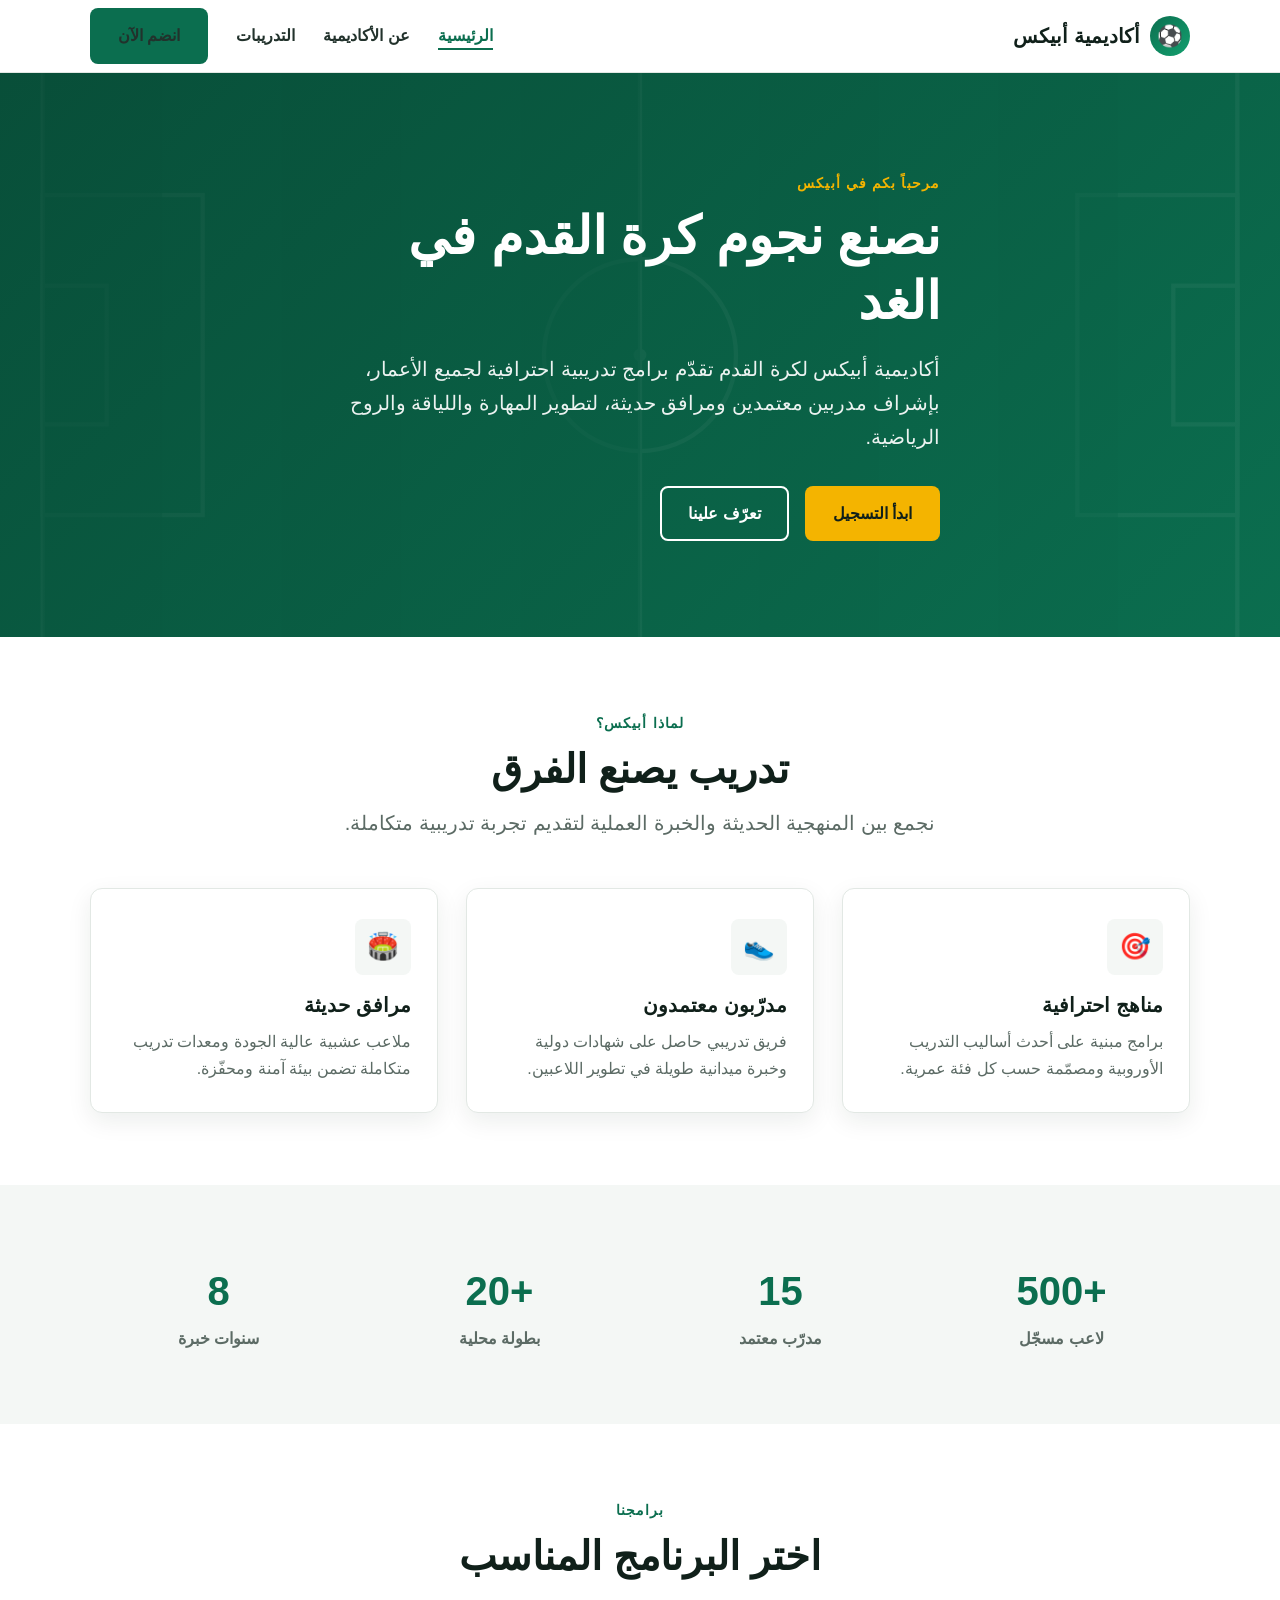
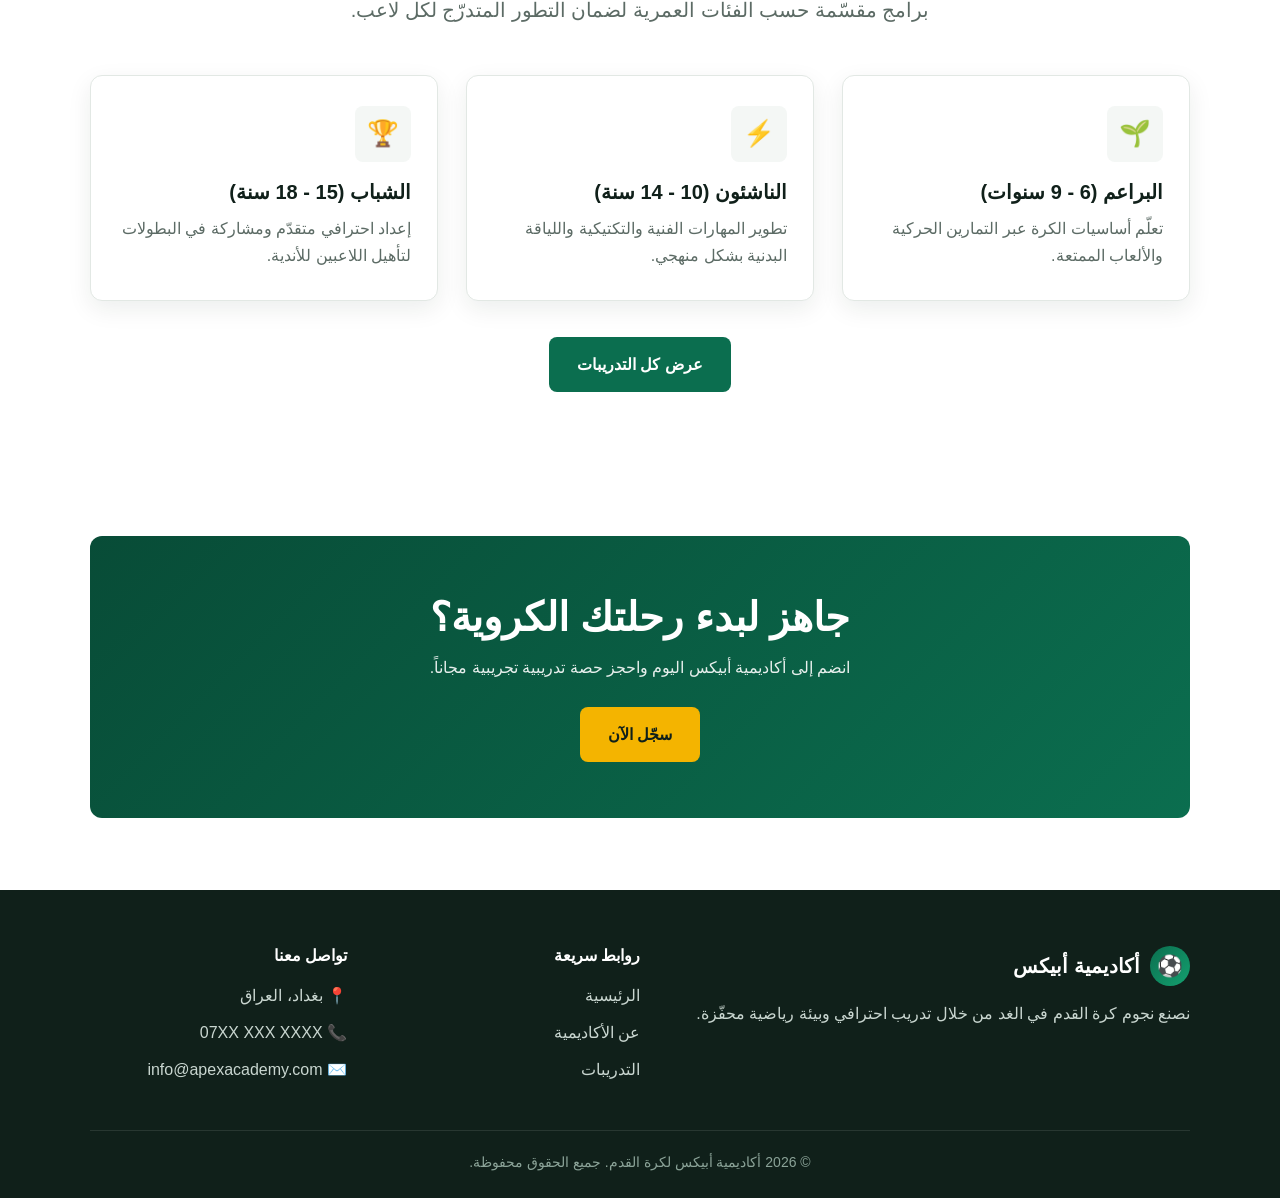
<file: index.html>
<!DOCTYPE html>
<html lang="ar" dir="rtl">
<head>
  <meta charset="UTF-8" />
  <meta name="viewport" content="width=device-width, initial-scale=1.0" />
  <meta name="description" content="أكاديمية أبيكس لكرة القدم — نصنع نجوم الغد من خلال برامج تدريبية احترافية لجميع الأعمار." />
  <title>أكاديمية أبيكس لكرة القدم | الرئيسية</title>
  <link rel="stylesheet" href="css/style.css" />
</head>
<body>
  <!-- ================= Header ================= -->
  <header class="site-header">
    <div class="container navbar">
      <a href="index.html" class="navbar__brand">
        <span class="navbar__logo" aria-hidden="true">⚽</span>
        <span>أكاديمية أبيكس</span>
      </a>

      <button class="navbar__toggle" data-nav-toggle aria-label="فتح القائمة" aria-expanded="false">
        <span></span><span></span><span></span>
      </button>

      <nav>
        <ul class="navbar__menu" data-nav-menu>
          <li><a class="navbar__link is-active" href="index.html">الرئيسية</a></li>
          <li><a class="navbar__link" href="about.html">عن الأكاديمية</a></li>
          <li><a class="navbar__link" href="training.html">التدريبات</a></li>
          <li><a class="navbar__link btn btn--primary" href="training.html#انضم">انضم الآن</a></li>
        </ul>
      </nav>
    </div>
  </header>

  <main>
    <!-- ================= Hero ================= -->
    <section class="hero">
      <div class="container hero__content">
        <span class="eyebrow" style="color: var(--color-accent)">مرحباً بكم في أبيكس</span>
        <h1 class="hero__title">نصنع نجوم كرة القدم في الغد</h1>
        <p class="hero__text">
          أكاديمية أبيكس لكرة القدم تقدّم برامج تدريبية احترافية لجميع الأعمار،
          بإشراف مدربين معتمدين ومرافق حديثة، لتطوير المهارة واللياقة والروح الرياضية.
        </p>
        <div class="hero__actions">
          <a href="training.html#انضم" class="btn btn--accent">ابدأ التسجيل</a>
          <a href="about.html" class="btn btn--outline">تعرّف علينا</a>
        </div>
      </div>
    </section>

    <!-- ================= Features ================= -->
    <section class="section">
      <div class="container">
        <div class="section__header">
          <span class="eyebrow">لماذا أبيكس؟</span>
          <h2 class="section__title">تدريب يصنع الفرق</h2>
          <p class="section__subtitle">
            نجمع بين المنهجية الحديثة والخبرة العملية لتقديم تجربة تدريبية متكاملة.
          </p>
        </div>

        <div class="grid grid--3">
          <article class="card">
            <div class="card__icon" aria-hidden="true">🎯</div>
            <h3 class="card__title">مناهج احترافية</h3>
            <p class="card__text">
              برامج مبنية على أحدث أساليب التدريب الأوروبية ومصمّمة حسب كل فئة عمرية.
            </p>
          </article>

          <article class="card">
            <div class="card__icon" aria-hidden="true">👟</div>
            <h3 class="card__title">مدرّبون معتمدون</h3>
            <p class="card__text">
              فريق تدريبي حاصل على شهادات دولية وخبرة ميدانية طويلة في تطوير اللاعبين.
            </p>
          </article>

          <article class="card">
            <div class="card__icon" aria-hidden="true">🏟️</div>
            <h3 class="card__title">مرافق حديثة</h3>
            <p class="card__text">
              ملاعب عشبية عالية الجودة ومعدات تدريب متكاملة تضمن بيئة آمنة ومحفّزة.
            </p>
          </article>
        </div>
      </div>
    </section>

    <!-- ================= Stats ================= -->
    <section class="section section--alt">
      <div class="container">
        <div class="stats">
          <div class="stat">
            <div class="stat__number">+500</div>
            <div class="stat__label">لاعب مسجّل</div>
          </div>
          <div class="stat">
            <div class="stat__number">15</div>
            <div class="stat__label">مدرّب معتمد</div>
          </div>
          <div class="stat">
            <div class="stat__number">+20</div>
            <div class="stat__label">بطولة محلية</div>
          </div>
          <div class="stat">
            <div class="stat__number">8</div>
            <div class="stat__label">سنوات خبرة</div>
          </div>
        </div>
      </div>
    </section>

    <!-- ================= Programs preview ================= -->
    <section class="section">
      <div class="container">
        <div class="section__header">
          <span class="eyebrow">برامجنا</span>
          <h2 class="section__title">اختر البرنامج المناسب</h2>
          <p class="section__subtitle">
            برامج مقسّمة حسب الفئات العمرية لضمان التطور المتدرّج لكل لاعب.
          </p>
        </div>

        <div class="grid grid--3">
          <article class="card">
            <div class="card__icon" aria-hidden="true">🌱</div>
            <h3 class="card__title">البراعم (6 - 9 سنوات)</h3>
            <p class="card__text">
              تعلّم أساسيات الكرة عبر التمارين الحركية والألعاب الممتعة.
            </p>
          </article>

          <article class="card">
            <div class="card__icon" aria-hidden="true">⚡</div>
            <h3 class="card__title">الناشئون (10 - 14 سنة)</h3>
            <p class="card__text">
              تطوير المهارات الفنية والتكتيكية واللياقة البدنية بشكل منهجي.
            </p>
          </article>

          <article class="card">
            <div class="card__icon" aria-hidden="true">🏆</div>
            <h3 class="card__title">الشباب (15 - 18 سنة)</h3>
            <p class="card__text">
              إعداد احترافي متقدّم ومشاركة في البطولات لتأهيل اللاعبين للأندية.
            </p>
          </article>
        </div>

        <div style="text-align: center; margin-top: 36px">
          <a href="training.html" class="btn btn--primary">عرض كل التدريبات</a>
        </div>
      </div>
    </section>

    <!-- ================= CTA ================= -->
    <section class="section">
      <div class="container">
        <div class="cta">
          <h2>جاهز لبدء رحلتك الكروية؟</h2>
          <p>انضم إلى أكاديمية أبيكس اليوم واحجز حصة تدريبية تجريبية مجاناً.</p>
          <a href="training.html#انضم" class="btn btn--accent">سجّل الآن</a>
        </div>
      </div>
    </section>
  </main>

  <!-- ================= Footer ================= -->
  <footer class="site-footer">
    <div class="container">
      <div class="footer__grid">
        <div>
          <div class="footer__brand">
            <span class="navbar__logo" aria-hidden="true">⚽</span>
            <span>أكاديمية أبيكس</span>
          </div>
          <p>نصنع نجوم كرة القدم في الغد من خلال تدريب احترافي وبيئة رياضية محفّزة.</p>
        </div>

        <div>
          <h4>روابط سريعة</h4>
          <ul class="footer__links">
            <li><a href="index.html">الرئيسية</a></li>
            <li><a href="about.html">عن الأكاديمية</a></li>
            <li><a href="training.html">التدريبات</a></li>
          </ul>
        </div>

        <div>
          <h4>تواصل معنا</h4>
          <ul class="footer__links">
            <li>📍 بغداد، العراق</li>
            <li>📞 07XX XXX XXXX</li>
            <li>✉️ info@apexacademy.com</li>
          </ul>
        </div>
      </div>

      <div class="footer__bottom">
        © <span data-year>2026</span> أكاديمية أبيكس لكرة القدم. جميع الحقوق محفوظة.
      </div>
    </div>
  </footer>

  <script src="js/main.js"></script>
</body>
</html>
</file>
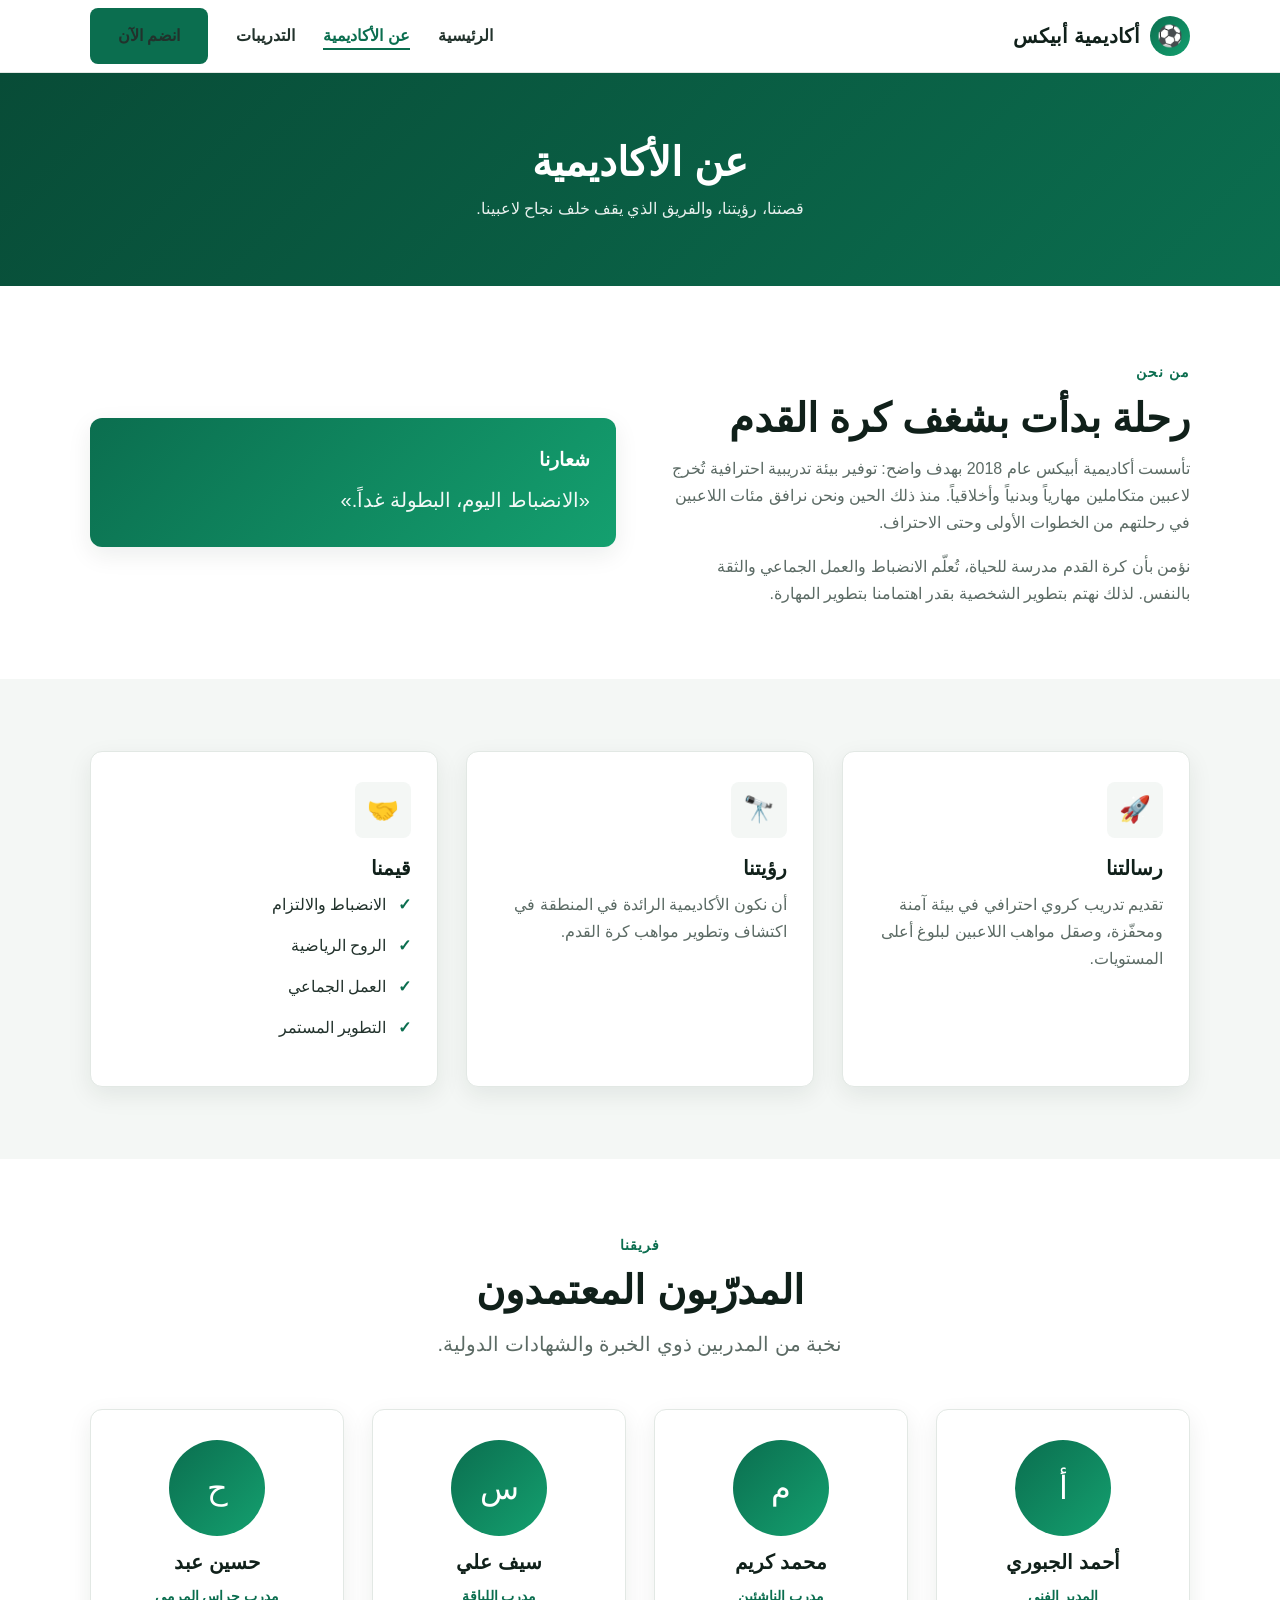
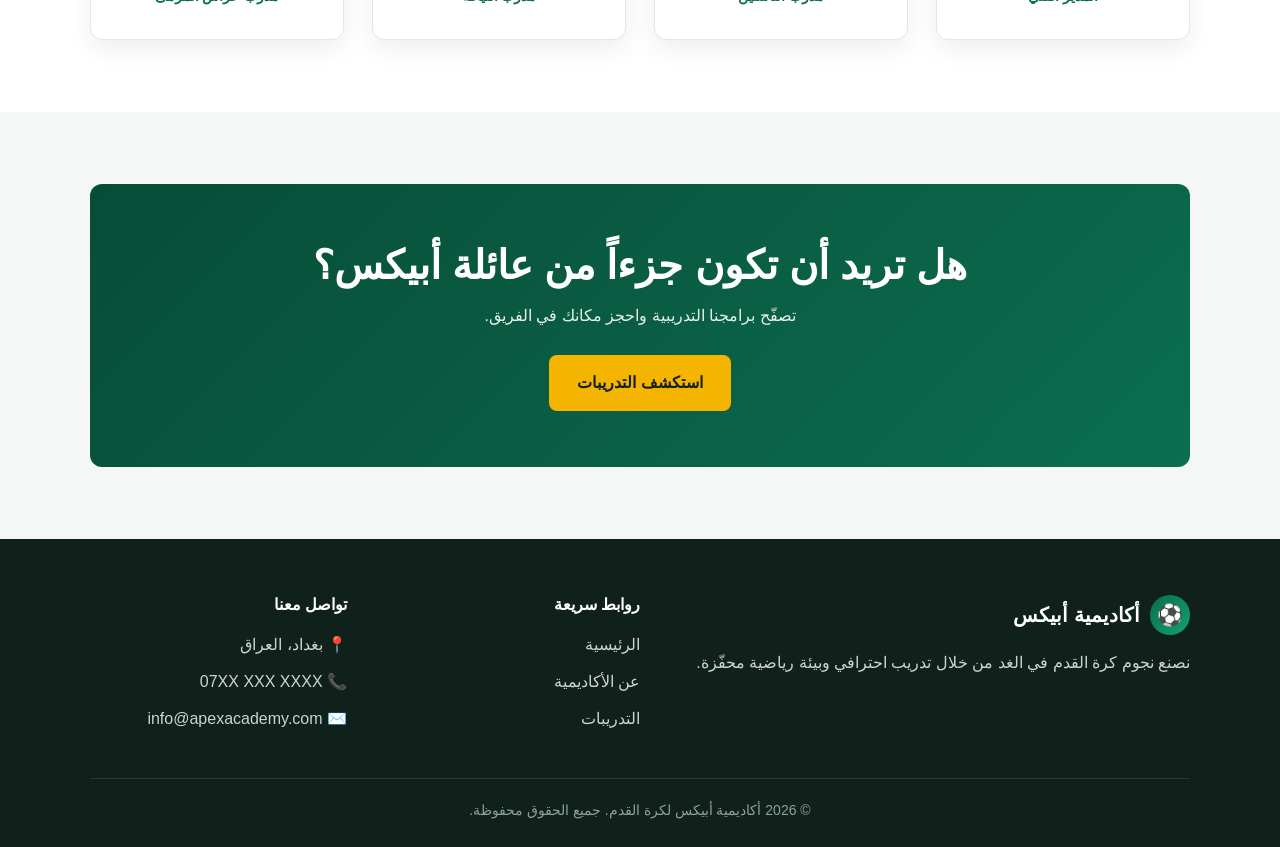
<file: about.html>
<!DOCTYPE html>
<html lang="ar" dir="rtl">
<head>
  <meta charset="UTF-8" />
  <meta name="viewport" content="width=device-width, initial-scale=1.0" />
  <meta name="description" content="تعرّف على أكاديمية أبيكس لكرة القدم: رؤيتنا، رسالتنا، قيمنا، وفريق المدربين المعتمدين." />
  <title>عن الأكاديمية | أكاديمية أبيكس لكرة القدم</title>
  <link rel="stylesheet" href="css/style.css" />
</head>
<body>
  <!-- ================= Header ================= -->
  <header class="site-header">
    <div class="container navbar">
      <a href="index.html" class="navbar__brand">
        <span class="navbar__logo" aria-hidden="true">⚽</span>
        <span>أكاديمية أبيكس</span>
      </a>

      <button class="navbar__toggle" data-nav-toggle aria-label="فتح القائمة" aria-expanded="false">
        <span></span><span></span><span></span>
      </button>

      <nav>
        <ul class="navbar__menu" data-nav-menu>
          <li><a class="navbar__link" href="index.html">الرئيسية</a></li>
          <li><a class="navbar__link is-active" href="about.html">عن الأكاديمية</a></li>
          <li><a class="navbar__link" href="training.html">التدريبات</a></li>
          <li><a class="navbar__link btn btn--primary" href="training.html#انضم">انضم الآن</a></li>
        </ul>
      </nav>
    </div>
  </header>

  <main>
    <!-- ================= Page banner ================= -->
    <section class="page-banner">
      <div class="container">
        <h1>عن الأكاديمية</h1>
        <p>قصتنا، رؤيتنا، والفريق الذي يقف خلف نجاح لاعبينا.</p>
      </div>
    </section>

    <!-- ================= Story ================= -->
    <section class="section">
      <div class="container split">
        <div>
          <span class="eyebrow">من نحن</span>
          <h2 class="section__title" style="text-align: start">رحلة بدأت بشغف كرة القدم</h2>
          <p style="margin-bottom: 16px; color: var(--color-muted)">
            تأسست أكاديمية أبيكس عام 2018 بهدف واضح: توفير بيئة تدريبية احترافية
            تُخرج لاعبين متكاملين مهارياً وبدنياً وأخلاقياً. منذ ذلك الحين ونحن
            نرافق مئات اللاعبين في رحلتهم من الخطوات الأولى وحتى الاحتراف.
          </p>
          <p style="color: var(--color-muted)">
            نؤمن بأن كرة القدم مدرسة للحياة، تُعلّم الانضباط والعمل الجماعي والثقة
            بالنفس. لذلك نهتم بتطوير الشخصية بقدر اهتمامنا بتطوير المهارة.
          </p>
        </div>
        <div>
          <div class="card" style="background: linear-gradient(135deg, var(--color-primary), var(--color-primary-light)); color: #fff; border: none">
            <h3 style="color: #fff; margin-bottom: 12px">شعارنا</h3>
            <p style="font-size: var(--fs-lg); opacity: 0.95">
              «الانضباط اليوم، البطولة غداً.»
            </p>
          </div>
        </div>
      </div>
    </section>

    <!-- ================= Mission / Vision / Values ================= -->
    <section class="section section--alt">
      <div class="container">
        <div class="grid grid--3">
          <article class="card">
            <div class="card__icon" aria-hidden="true">🚀</div>
            <h3 class="card__title">رسالتنا</h3>
            <p class="card__text">
              تقديم تدريب كروي احترافي في بيئة آمنة ومحفّزة، وصقل مواهب اللاعبين
              لبلوغ أعلى المستويات.
            </p>
          </article>

          <article class="card">
            <div class="card__icon" aria-hidden="true">🔭</div>
            <h3 class="card__title">رؤيتنا</h3>
            <p class="card__text">
              أن نكون الأكاديمية الرائدة في المنطقة في اكتشاف وتطوير مواهب كرة القدم.
            </p>
          </article>

          <article class="card">
            <div class="card__icon" aria-hidden="true">🤝</div>
            <h3 class="card__title">قيمنا</h3>
            <ul class="value-list" style="margin-top: 8px">
              <li><span class="check">✓</span> الانضباط والالتزام</li>
              <li><span class="check">✓</span> الروح الرياضية</li>
              <li><span class="check">✓</span> العمل الجماعي</li>
              <li><span class="check">✓</span> التطوير المستمر</li>
            </ul>
          </article>
        </div>
      </div>
    </section>

    <!-- ================= Coaches ================= -->
    <section class="section">
      <div class="container">
        <div class="section__header">
          <span class="eyebrow">فريقنا</span>
          <h2 class="section__title">المدرّبون المعتمدون</h2>
          <p class="section__subtitle">نخبة من المدربين ذوي الخبرة والشهادات الدولية.</p>
        </div>

        <div class="grid grid--4">
          <article class="card coach">
            <div class="coach__avatar" aria-hidden="true">أ</div>
            <h3 class="card__title">أحمد الجبوري</h3>
            <p class="coach__role">المدير الفني</p>
          </article>

          <article class="card coach">
            <div class="coach__avatar" aria-hidden="true">م</div>
            <h3 class="card__title">محمد كريم</h3>
            <p class="coach__role">مدرب الناشئين</p>
          </article>

          <article class="card coach">
            <div class="coach__avatar" aria-hidden="true">س</div>
            <h3 class="card__title">سيف علي</h3>
            <p class="coach__role">مدرب اللياقة</p>
          </article>

          <article class="card coach">
            <div class="coach__avatar" aria-hidden="true">ح</div>
            <h3 class="card__title">حسين عبد</h3>
            <p class="coach__role">مدرب حراس المرمى</p>
          </article>
        </div>
      </div>
    </section>

    <!-- ================= CTA ================= -->
    <section class="section section--alt">
      <div class="container">
        <div class="cta">
          <h2>هل تريد أن تكون جزءاً من عائلة أبيكس؟</h2>
          <p>تصفّح برامجنا التدريبية واحجز مكانك في الفريق.</p>
          <a href="training.html" class="btn btn--accent">استكشف التدريبات</a>
        </div>
      </div>
    </section>
  </main>

  <!-- ================= Footer ================= -->
  <footer class="site-footer">
    <div class="container">
      <div class="footer__grid">
        <div>
          <div class="footer__brand">
            <span class="navbar__logo" aria-hidden="true">⚽</span>
            <span>أكاديمية أبيكس</span>
          </div>
          <p>نصنع نجوم كرة القدم في الغد من خلال تدريب احترافي وبيئة رياضية محفّزة.</p>
        </div>

        <div>
          <h4>روابط سريعة</h4>
          <ul class="footer__links">
            <li><a href="index.html">الرئيسية</a></li>
            <li><a href="about.html">عن الأكاديمية</a></li>
            <li><a href="training.html">التدريبات</a></li>
          </ul>
        </div>

        <div>
          <h4>تواصل معنا</h4>
          <ul class="footer__links">
            <li>📍 بغداد، العراق</li>
            <li>📞 07XX XXX XXXX</li>
            <li>✉️ info@apexacademy.com</li>
          </ul>
        </div>
      </div>

      <div class="footer__bottom">
        © <span data-year>2026</span> أكاديمية أبيكس لكرة القدم. جميع الحقوق محفوظة.
      </div>
    </div>
  </footer>

  <script src="js/main.js"></script>
</body>
</html>
</file>
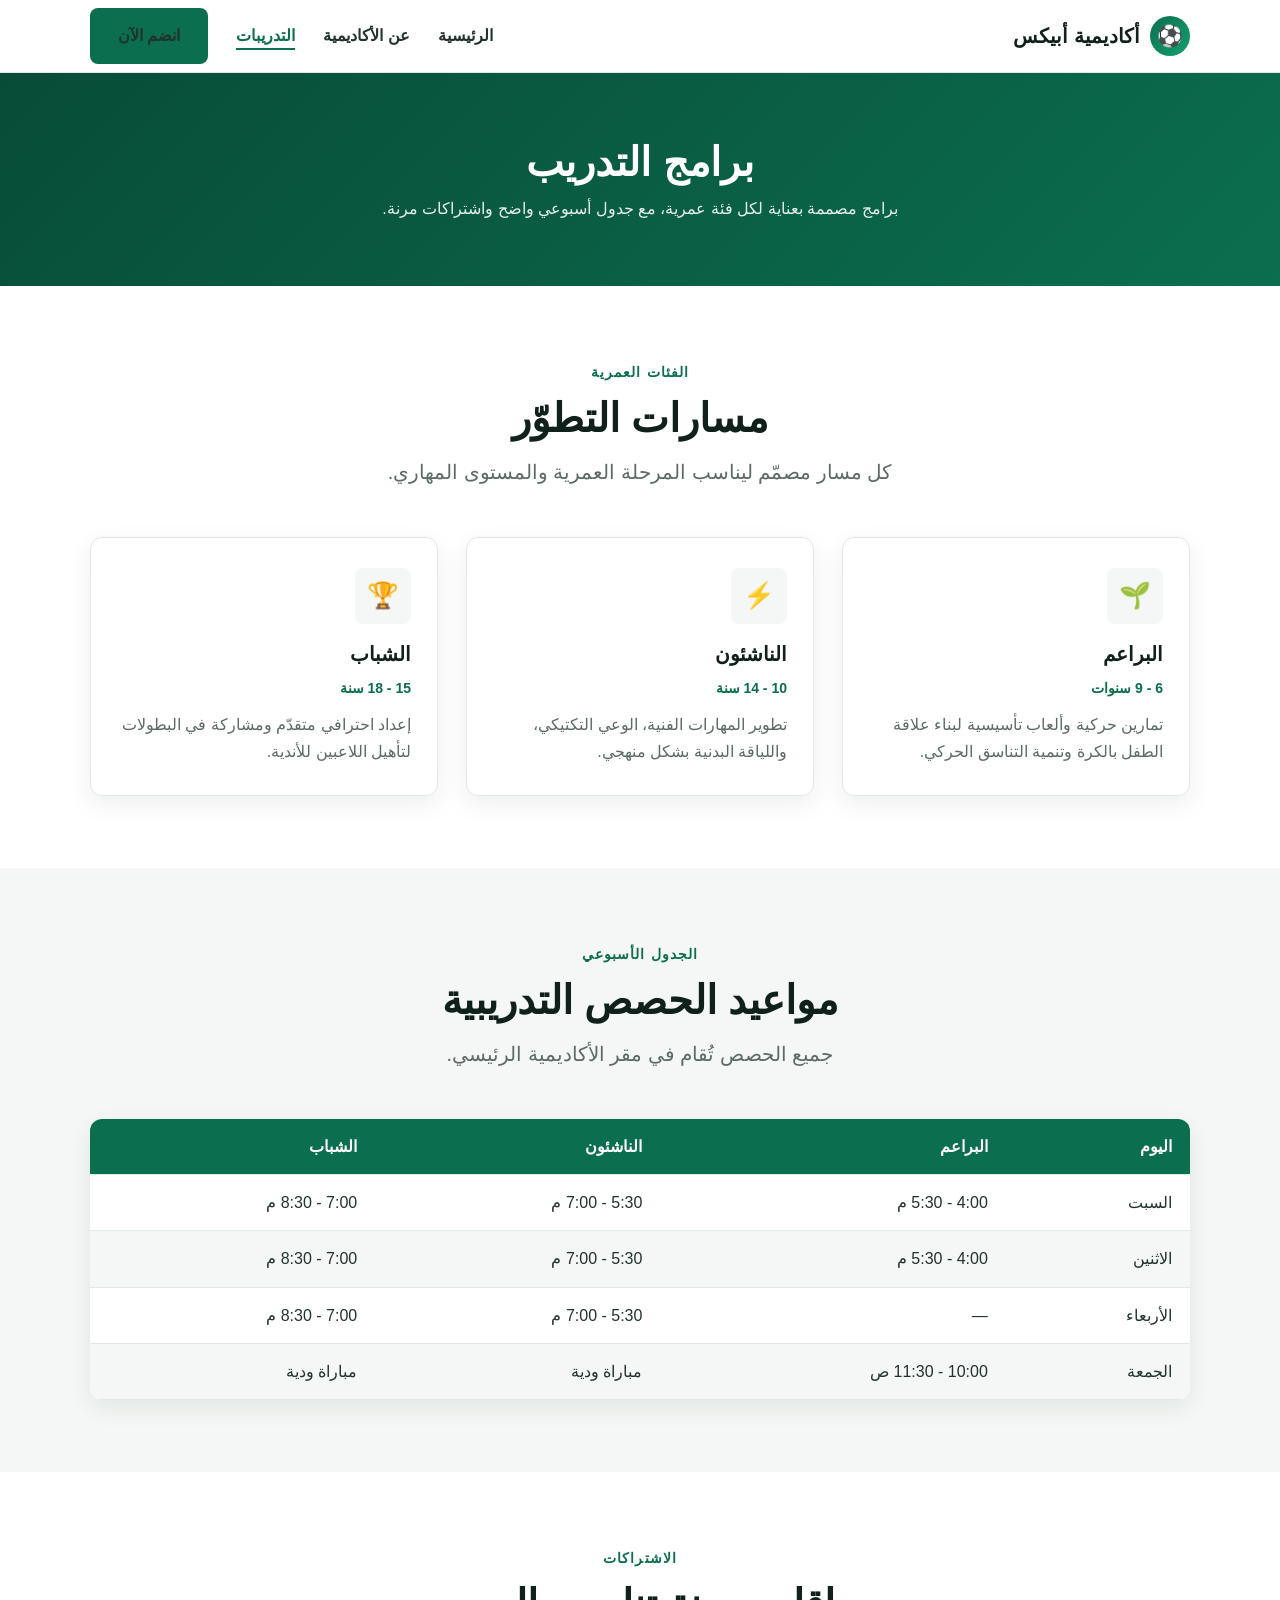
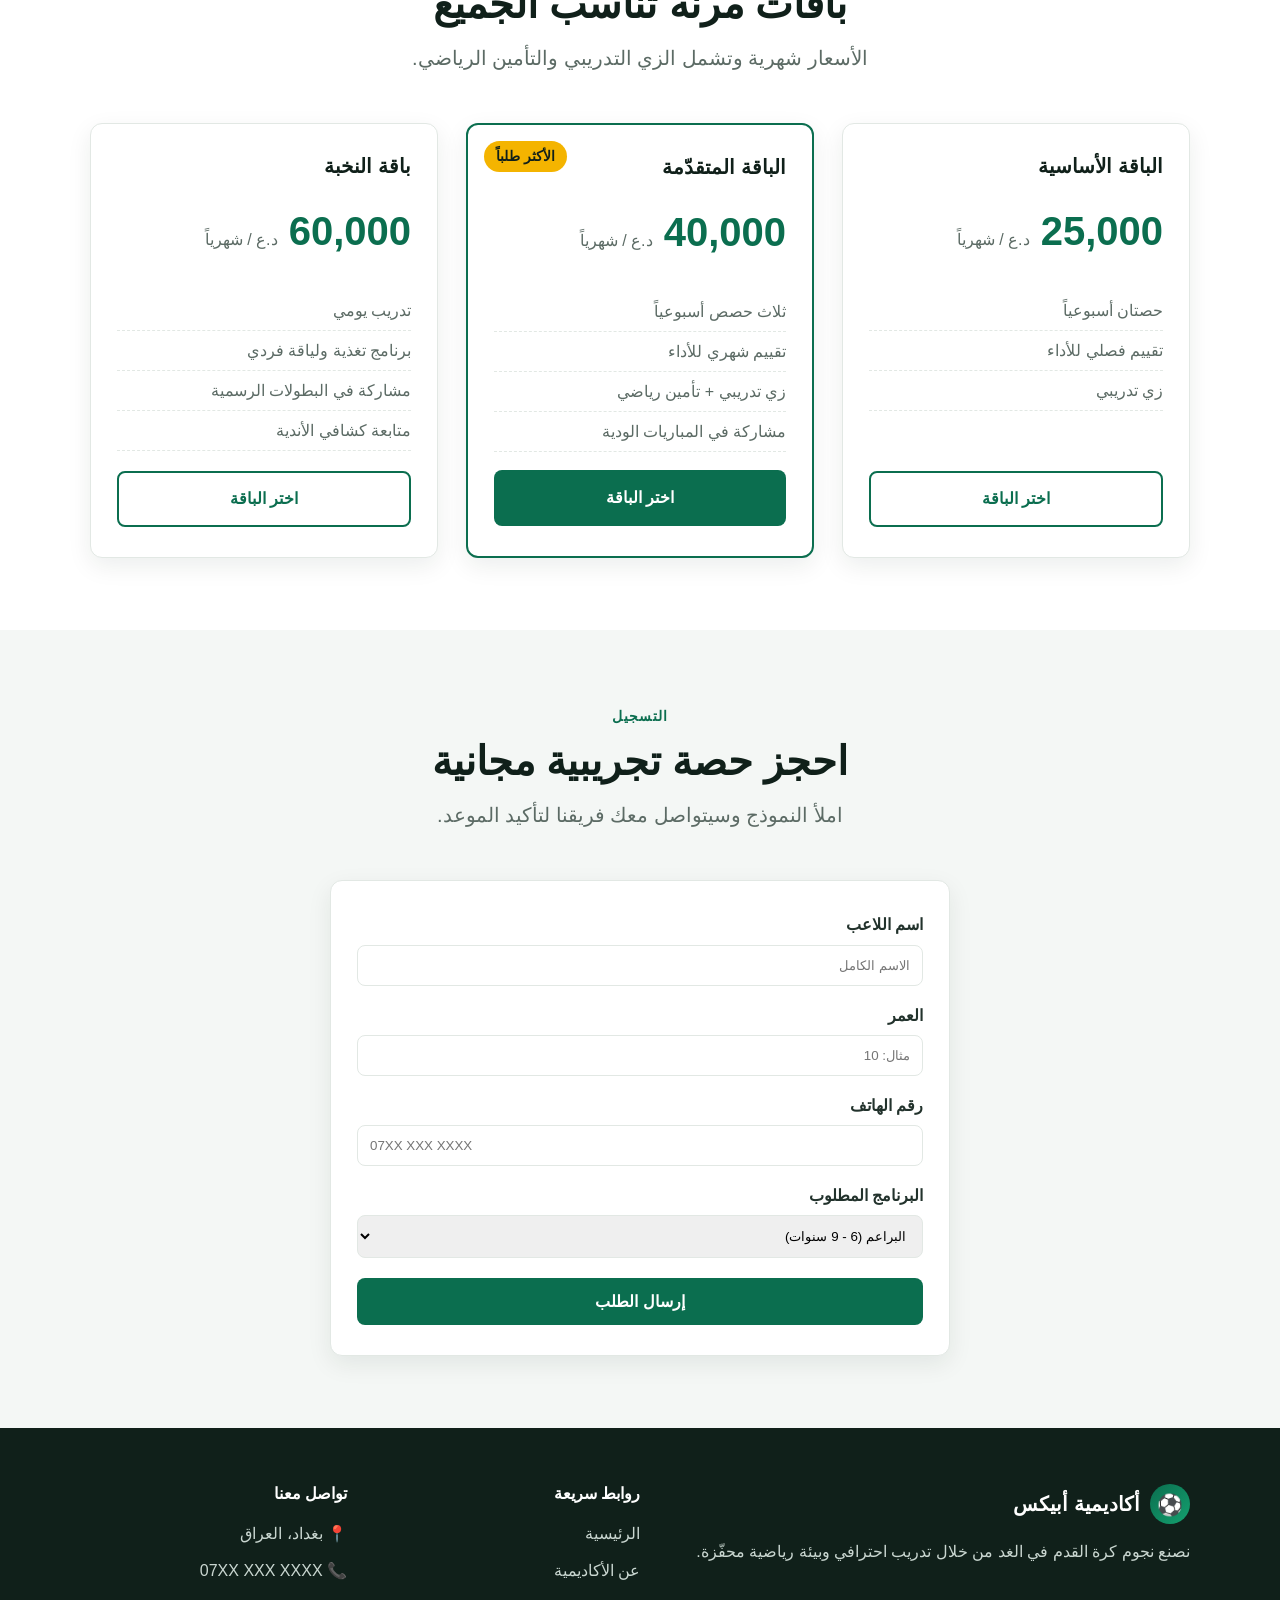
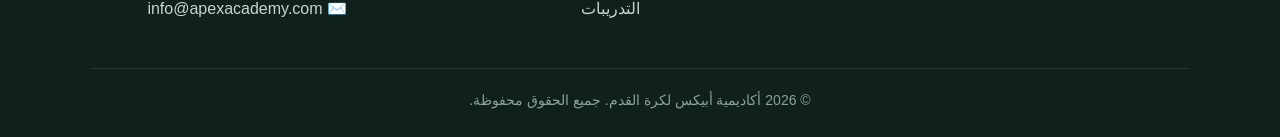
<file: training.html>
<!DOCTYPE html>
<html lang="ar" dir="rtl">
<head>
  <meta charset="UTF-8" />
  <meta name="viewport" content="width=device-width, initial-scale=1.0" />
  <meta name="description" content="برامج التدريب في أكاديمية أبيكس لكرة القدم: الفئات العمرية، الجدول الأسبوعي، والاشتراكات." />
  <title>التدريبات | أكاديمية أبيكس لكرة القدم</title>
  <link rel="stylesheet" href="css/style.css" />
</head>
<body>
  <!-- ================= Header ================= -->
  <header class="site-header">
    <div class="container navbar">
      <a href="index.html" class="navbar__brand">
        <span class="navbar__logo" aria-hidden="true">⚽</span>
        <span>أكاديمية أبيكس</span>
      </a>

      <button class="navbar__toggle" data-nav-toggle aria-label="فتح القائمة" aria-expanded="false">
        <span></span><span></span><span></span>
      </button>

      <nav>
        <ul class="navbar__menu" data-nav-menu>
          <li><a class="navbar__link" href="index.html">الرئيسية</a></li>
          <li><a class="navbar__link" href="about.html">عن الأكاديمية</a></li>
          <li><a class="navbar__link is-active" href="training.html">التدريبات</a></li>
          <li><a class="navbar__link btn btn--primary" href="#انضم">انضم الآن</a></li>
        </ul>
      </nav>
    </div>
  </header>

  <main>
    <!-- ================= Page banner ================= -->
    <section class="page-banner">
      <div class="container">
        <h1>برامج التدريب</h1>
        <p>برامج مصممة بعناية لكل فئة عمرية، مع جدول أسبوعي واضح واشتراكات مرنة.</p>
      </div>
    </section>

    <!-- ================= Age programs ================= -->
    <section class="section">
      <div class="container">
        <div class="section__header">
          <span class="eyebrow">الفئات العمرية</span>
          <h2 class="section__title">مسارات التطوّر</h2>
          <p class="section__subtitle">كل مسار مصمّم ليناسب المرحلة العمرية والمستوى المهاري.</p>
        </div>

        <div class="grid grid--3">
          <article class="card">
            <div class="card__icon" aria-hidden="true">🌱</div>
            <h3 class="card__title">البراعم</h3>
            <p class="coach__role">6 - 9 سنوات</p>
            <p class="card__text" style="margin-top: 10px">
              تمارين حركية وألعاب تأسيسية لبناء علاقة الطفل بالكرة وتنمية التناسق الحركي.
            </p>
          </article>

          <article class="card">
            <div class="card__icon" aria-hidden="true">⚡</div>
            <h3 class="card__title">الناشئون</h3>
            <p class="coach__role">10 - 14 سنة</p>
            <p class="card__text" style="margin-top: 10px">
              تطوير المهارات الفنية، الوعي التكتيكي، واللياقة البدنية بشكل منهجي.
            </p>
          </article>

          <article class="card">
            <div class="card__icon" aria-hidden="true">🏆</div>
            <h3 class="card__title">الشباب</h3>
            <p class="coach__role">15 - 18 سنة</p>
            <p class="card__text" style="margin-top: 10px">
              إعداد احترافي متقدّم ومشاركة في البطولات لتأهيل اللاعبين للأندية.
            </p>
          </article>
        </div>
      </div>
    </section>

    <!-- ================= Weekly schedule ================= -->
    <section class="section section--alt">
      <div class="container">
        <div class="section__header">
          <span class="eyebrow">الجدول الأسبوعي</span>
          <h2 class="section__title">مواعيد الحصص التدريبية</h2>
          <p class="section__subtitle">جميع الحصص تُقام في مقر الأكاديمية الرئيسي.</p>
        </div>

        <div class="table-wrap">
          <table class="schedule">
            <thead>
              <tr>
                <th>اليوم</th>
                <th>البراعم</th>
                <th>الناشئون</th>
                <th>الشباب</th>
              </tr>
            </thead>
            <tbody>
              <tr>
                <td>السبت</td>
                <td>4:00 - 5:30 م</td>
                <td>5:30 - 7:00 م</td>
                <td>7:00 - 8:30 م</td>
              </tr>
              <tr>
                <td>الاثنين</td>
                <td>4:00 - 5:30 م</td>
                <td>5:30 - 7:00 م</td>
                <td>7:00 - 8:30 م</td>
              </tr>
              <tr>
                <td>الأربعاء</td>
                <td>—</td>
                <td>5:30 - 7:00 م</td>
                <td>7:00 - 8:30 م</td>
              </tr>
              <tr>
                <td>الجمعة</td>
                <td>10:00 - 11:30 ص</td>
                <td>مباراة ودية</td>
                <td>مباراة ودية</td>
              </tr>
            </tbody>
          </table>
        </div>
      </div>
    </section>

    <!-- ================= Subscriptions ================= -->
    <section class="section">
      <div class="container">
        <div class="section__header">
          <span class="eyebrow">الاشتراكات</span>
          <h2 class="section__title">باقات مرنة تناسب الجميع</h2>
          <p class="section__subtitle">الأسعار شهرية وتشمل الزي التدريبي والتأمين الرياضي.</p>
        </div>

        <div class="grid grid--3">
          <article class="card program">
            <h3 class="card__title">الباقة الأساسية</h3>
            <div class="program__price">25,000 <span>د.ع / شهرياً</span></div>
            <ul class="program__features">
              <li>حصتان أسبوعياً</li>
              <li>تقييم فصلي للأداء</li>
              <li>زي تدريبي</li>
            </ul>
            <a href="#انضم" class="btn btn--outline" style="border-color: var(--color-primary); color: var(--color-primary)">اختر الباقة</a>
          </article>

          <article class="card program program--featured">
            <span class="program__badge">الأكثر طلباً</span>
            <h3 class="card__title">الباقة المتقدّمة</h3>
            <div class="program__price">40,000 <span>د.ع / شهرياً</span></div>
            <ul class="program__features">
              <li>ثلاث حصص أسبوعياً</li>
              <li>تقييم شهري للأداء</li>
              <li>زي تدريبي + تأمين رياضي</li>
              <li>مشاركة في المباريات الودية</li>
            </ul>
            <a href="#انضم" class="btn btn--primary">اختر الباقة</a>
          </article>

          <article class="card program">
            <h3 class="card__title">باقة النخبة</h3>
            <div class="program__price">60,000 <span>د.ع / شهرياً</span></div>
            <ul class="program__features">
              <li>تدريب يومي</li>
              <li>برنامج تغذية ولياقة فردي</li>
              <li>مشاركة في البطولات الرسمية</li>
              <li>متابعة كشافي الأندية</li>
            </ul>
            <a href="#انضم" class="btn btn--outline" style="border-color: var(--color-primary); color: var(--color-primary)">اختر الباقة</a>
          </article>
        </div>
      </div>
    </section>

    <!-- ================= Join / Registration ================= -->
    <section class="section section--alt" id="انضم">
      <div class="container">
        <div class="section__header">
          <span class="eyebrow">التسجيل</span>
          <h2 class="section__title">احجز حصة تجريبية مجانية</h2>
          <p class="section__subtitle">املأ النموذج وسيتواصل معك فريقنا لتأكيد الموعد.</p>
        </div>

        <form class="card" style="max-width: 620px; margin: 0 auto" onsubmit="return false">
          <div style="margin-bottom: 16px">
            <label for="name" style="display:block; font-weight:600; margin-bottom:6px">اسم اللاعب</label>
            <input id="name" type="text" required placeholder="الاسم الكامل"
              style="width:100%; padding:12px; border:1px solid var(--color-border); border-radius:8px; font-family:inherit" />
          </div>

          <div style="margin-bottom: 16px">
            <label for="age" style="display:block; font-weight:600; margin-bottom:6px">العمر</label>
            <input id="age" type="number" min="4" max="18" required placeholder="مثال: 10"
              style="width:100%; padding:12px; border:1px solid var(--color-border); border-radius:8px; font-family:inherit" />
          </div>

          <div style="margin-bottom: 16px">
            <label for="phone" style="display:block; font-weight:600; margin-bottom:6px">رقم الهاتف</label>
            <input id="phone" type="tel" required placeholder="07XX XXX XXXX"
              style="width:100%; padding:12px; border:1px solid var(--color-border); border-radius:8px; font-family:inherit" />
          </div>

          <div style="margin-bottom: 20px">
            <label for="program" style="display:block; font-weight:600; margin-bottom:6px">البرنامج المطلوب</label>
            <select id="program"
              style="width:100%; padding:12px; border:1px solid var(--color-border); border-radius:8px; font-family:inherit">
              <option>البراعم (6 - 9 سنوات)</option>
              <option>الناشئون (10 - 14 سنة)</option>
              <option>الشباب (15 - 18 سنة)</option>
            </select>
          </div>

          <button type="submit" class="btn btn--primary" style="width:100%">إرسال الطلب</button>
        </form>
      </div>
    </section>
  </main>

  <!-- ================= Footer ================= -->
  <footer class="site-footer">
    <div class="container">
      <div class="footer__grid">
        <div>
          <div class="footer__brand">
            <span class="navbar__logo" aria-hidden="true">⚽</span>
            <span>أكاديمية أبيكس</span>
          </div>
          <p>نصنع نجوم كرة القدم في الغد من خلال تدريب احترافي وبيئة رياضية محفّزة.</p>
        </div>

        <div>
          <h4>روابط سريعة</h4>
          <ul class="footer__links">
            <li><a href="index.html">الرئيسية</a></li>
            <li><a href="about.html">عن الأكاديمية</a></li>
            <li><a href="training.html">التدريبات</a></li>
          </ul>
        </div>

        <div>
          <h4>تواصل معنا</h4>
          <ul class="footer__links">
            <li>📍 بغداد، العراق</li>
            <li>📞 07XX XXX XXXX</li>
            <li>✉️ info@apexacademy.com</li>
          </ul>
        </div>
      </div>

      <div class="footer__bottom">
        © <span data-year>2026</span> أكاديمية أبيكس لكرة القدم. جميع الحقوق محفوظة.
      </div>
    </div>
  </footer>

  <script src="js/main.js"></script>
</body>
</html>
</file>
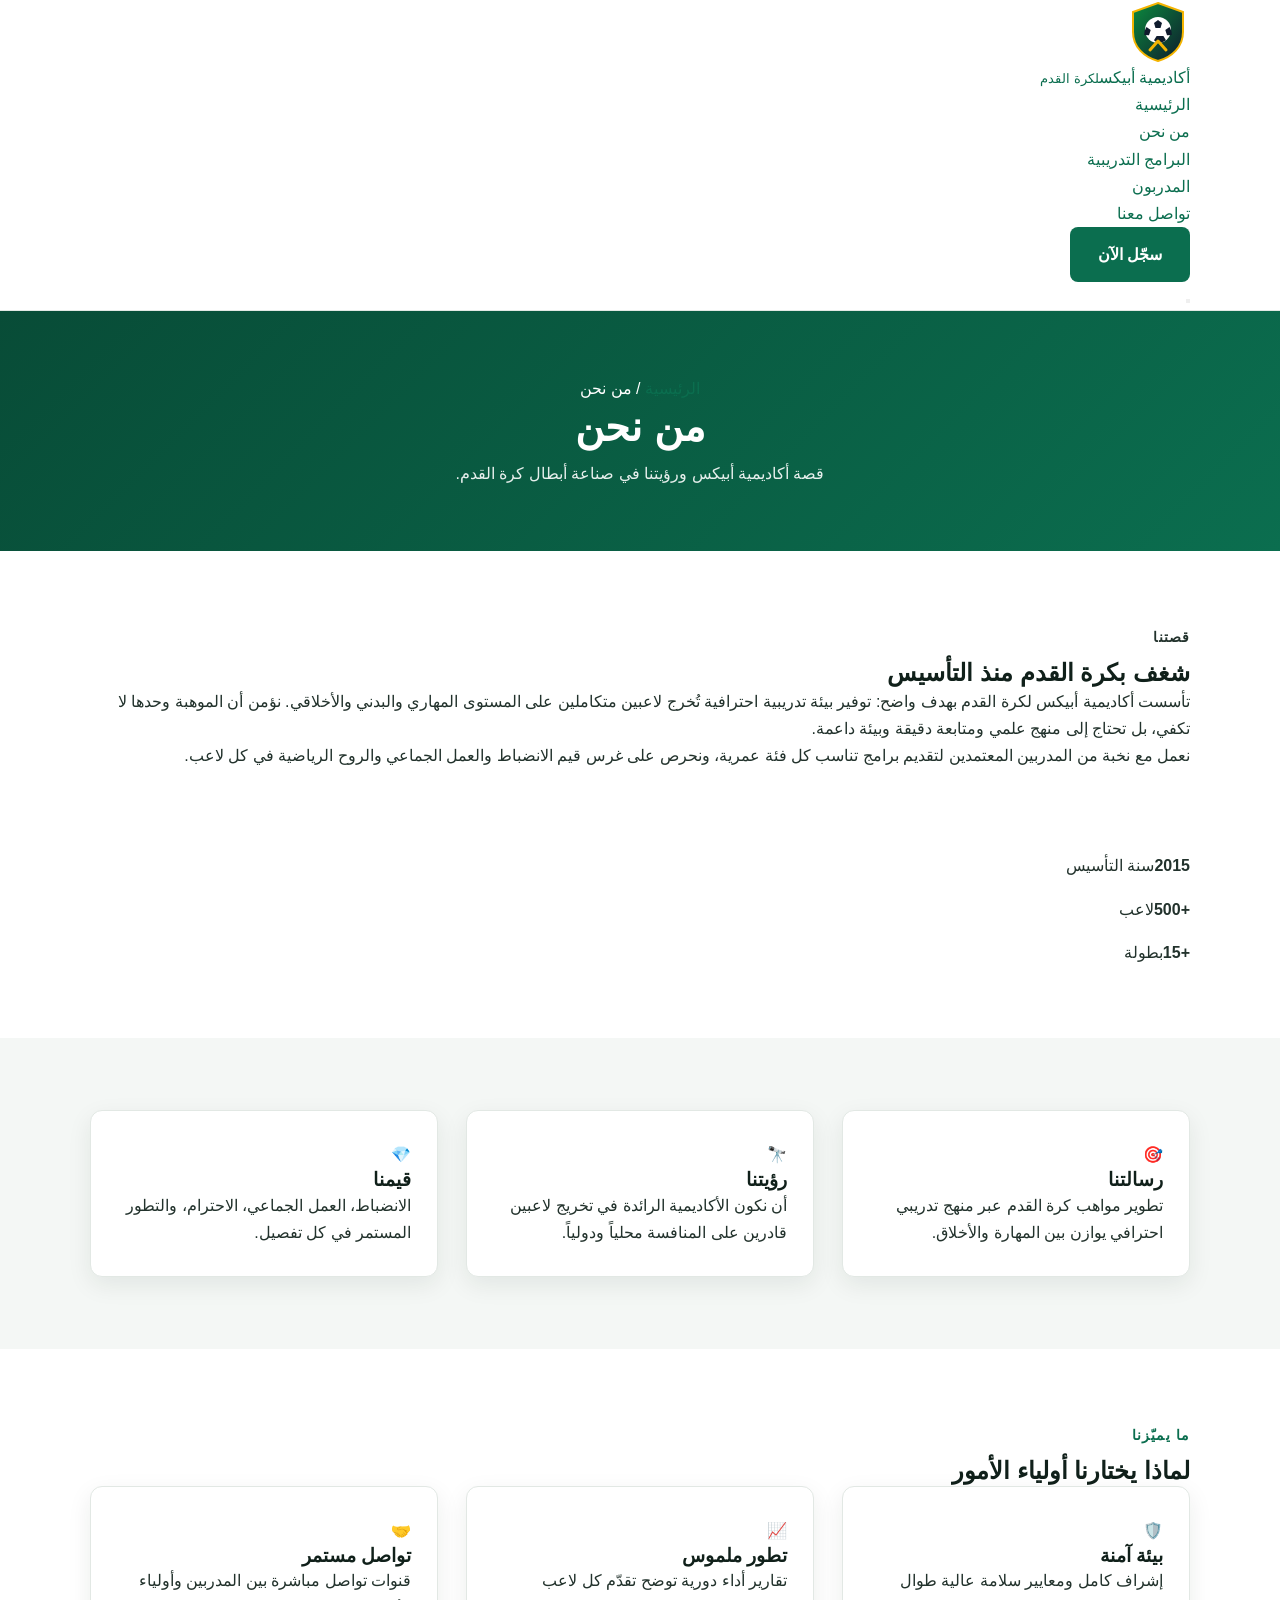
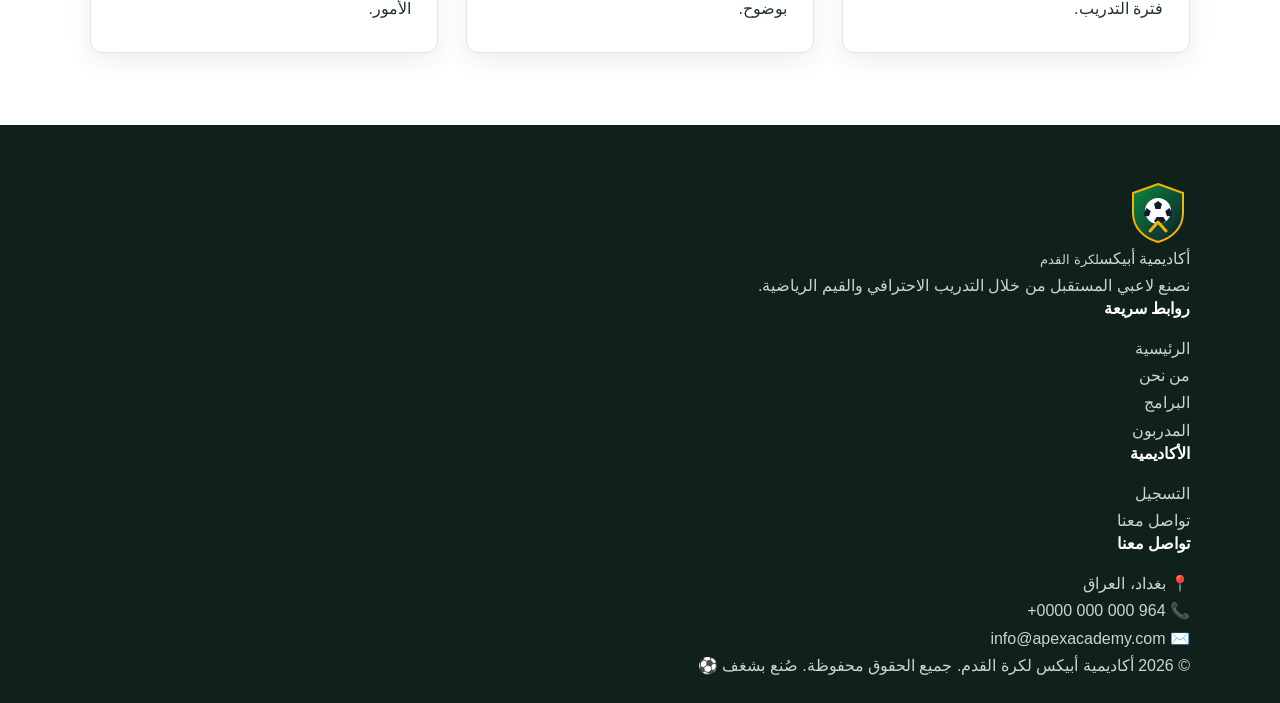
<file: pages/about.html>
<!DOCTYPE html>
<html lang="ar" dir="rtl">
<head>
  <meta charset="UTF-8" />
  <meta name="viewport" content="width=device-width, initial-scale=1.0" />
  <title>من نحن | أكاديمية أبيكس لكرة القدم</title>
  <meta name="description" content="تعرّف على رؤية ورسالة أكاديمية أبيكس لكرة القدم وقيمنا في صناعة اللاعبين." />
  <link rel="icon" href="../img/logo.svg" type="image/svg+xml" />
  <link rel="stylesheet" href="../css/style.css" />
</head>
<body>

  <!-- ===== Header ===== -->
  <header class="site-header">
    <div class="container nav">
      <a class="brand" href="../index.html">
        <img src="../img/logo.svg" alt="شعار أكاديمية أبيكس" />
        <span>أكاديمية أبيكس<small>لكرة القدم</small></span>
      </a>
      <nav>
        <ul class="nav-links">
          <li><a href="../index.html">الرئيسية</a></li>
          <li><a href="about.html">من نحن</a></li>
          <li><a href="programs.html">البرامج التدريبية</a></li>
          <li><a href="coaches.html">المدربون</a></li>
          <li><a href="contact.html">تواصل معنا</a></li>
        </ul>
      </nav>
      <div class="nav-cta">
        <a class="btn btn--primary" href="registration.html">سجّل الآن</a>
      </div>
      <button class="nav-toggle" aria-label="القائمة" aria-expanded="false">
        <span></span><span></span><span></span>
      </button>
    </div>
  </header>

  <!-- ===== Banner ===== -->
  <section class="page-banner">
    <div class="container">
      <div class="breadcrumb"><a href="../index.html">الرئيسية</a> / من نحن</div>
      <h1>من نحن</h1>
      <p>قصة أكاديمية أبيكس ورؤيتنا في صناعة أبطال كرة القدم.</p>
    </div>
  </section>

  <!-- ===== Story ===== -->
  <section class="section">
    <div class="container grid grid--2" style="align-items:center;">
      <div>
        <span class="eyebrow" style="color:var(--pitch-green);font-weight:700;">قصتنا</span>
        <h2>شغف بكرة القدم منذ التأسيس</h2>
        <p style="color:var(--muted);">
          تأسست أكاديمية أبيكس لكرة القدم بهدف واضح: توفير بيئة تدريبية احترافية
          تُخرج لاعبين متكاملين على المستوى المهاري والبدني والأخلاقي. نؤمن أن
          الموهبة وحدها لا تكفي، بل تحتاج إلى منهج علمي ومتابعة دقيقة وبيئة داعمة.
        </p>
        <p style="color:var(--muted);">
          نعمل مع نخبة من المدربين المعتمدين لتقديم برامج تناسب كل فئة عمرية،
          ونحرص على غرس قيم الانضباط والعمل الجماعي والروح الرياضية في كل لاعب.
        </p>
        <a class="btn btn--outline" href="programs.html">استكشف برامجنا</a>
      </div>
      <div class="grid" style="gap:1rem;">
        <div class="stat-card"><strong>2015</strong><span>سنة التأسيس</span></div>
        <div class="grid grid--2" style="gap:1rem;">
          <div class="stat-card"><strong>+500</strong><span>لاعب</span></div>
          <div class="stat-card"><strong>+15</strong><span>بطولة</span></div>
        </div>
      </div>
    </div>
  </section>

  <!-- ===== Mission / Vision / Values ===== -->
  <section class="section section--alt">
    <div class="container">
      <div class="grid grid--3">
        <div class="card">
          <div class="icon">🎯</div>
          <h3>رسالتنا</h3>
          <p>تطوير مواهب كرة القدم عبر منهج تدريبي احترافي يوازن بين المهارة والأخلاق.</p>
        </div>
        <div class="card">
          <div class="icon">🔭</div>
          <h3>رؤيتنا</h3>
          <p>أن نكون الأكاديمية الرائدة في تخريج لاعبين قادرين على المنافسة محلياً ودولياً.</p>
        </div>
        <div class="card">
          <div class="icon">💎</div>
          <h3>قيمنا</h3>
          <p>الانضباط، العمل الجماعي، الاحترام، والتطور المستمر في كل تفصيل.</p>
        </div>
      </div>
    </div>
  </section>

  <!-- ===== Why choose ===== -->
  <section class="section">
    <div class="container">
      <div class="section-head">
        <span class="eyebrow">ما يميّزنا</span>
        <h2>لماذا يختارنا أولياء الأمور</h2>
      </div>
      <div class="grid grid--3">
        <div class="card"><div class="icon">🛡️</div><h3>بيئة آمنة</h3><p>إشراف كامل ومعايير سلامة عالية طوال فترة التدريب.</p></div>
        <div class="card"><div class="icon">📈</div><h3>تطور ملموس</h3><p>تقارير أداء دورية توضح تقدّم كل لاعب بوضوح.</p></div>
        <div class="card"><div class="icon">🤝</div><h3>تواصل مستمر</h3><p>قنوات تواصل مباشرة بين المدربين وأولياء الأمور.</p></div>
      </div>
    </div>
  </section>

  <!-- ===== Footer ===== -->
  <footer class="site-footer">
    <div class="container">
      <div class="footer-grid">
        <div>
          <a class="brand" href="../index.html">
            <img src="../img/logo.svg" alt="شعار أكاديمية أبيكس" />
            <span>أكاديمية أبيكس<small>لكرة القدم</small></span>
          </a>
          <p>نصنع لاعبي المستقبل من خلال التدريب الاحترافي والقيم الرياضية.</p>
        </div>
        <div>
          <h4>روابط سريعة</h4>
          <ul class="footer-links">
            <li><a href="../index.html">الرئيسية</a></li>
            <li><a href="about.html">من نحن</a></li>
            <li><a href="programs.html">البرامج</a></li>
            <li><a href="coaches.html">المدربون</a></li>
          </ul>
        </div>
        <div>
          <h4>الأكاديمية</h4>
          <ul class="footer-links">
            <li><a href="registration.html">التسجيل</a></li>
            <li><a href="contact.html">تواصل معنا</a></li>
          </ul>
        </div>
        <div>
          <h4>تواصل معنا</h4>
          <ul class="footer-links">
            <li>📍 بغداد، العراق</li>
            <li>📞 964 000 000 0000+</li>
            <li>✉️ info@apexacademy.com</li>
          </ul>
        </div>
      </div>
      <div class="footer-bottom">
        <span>© <span data-year>2026</span> أكاديمية أبيكس لكرة القدم. جميع الحقوق محفوظة.</span>
        <span>صُنع بشغف ⚽</span>
      </div>
    </div>
  </footer>

  <script src="../js/main.js"></script>
</body>
</html>
</file>
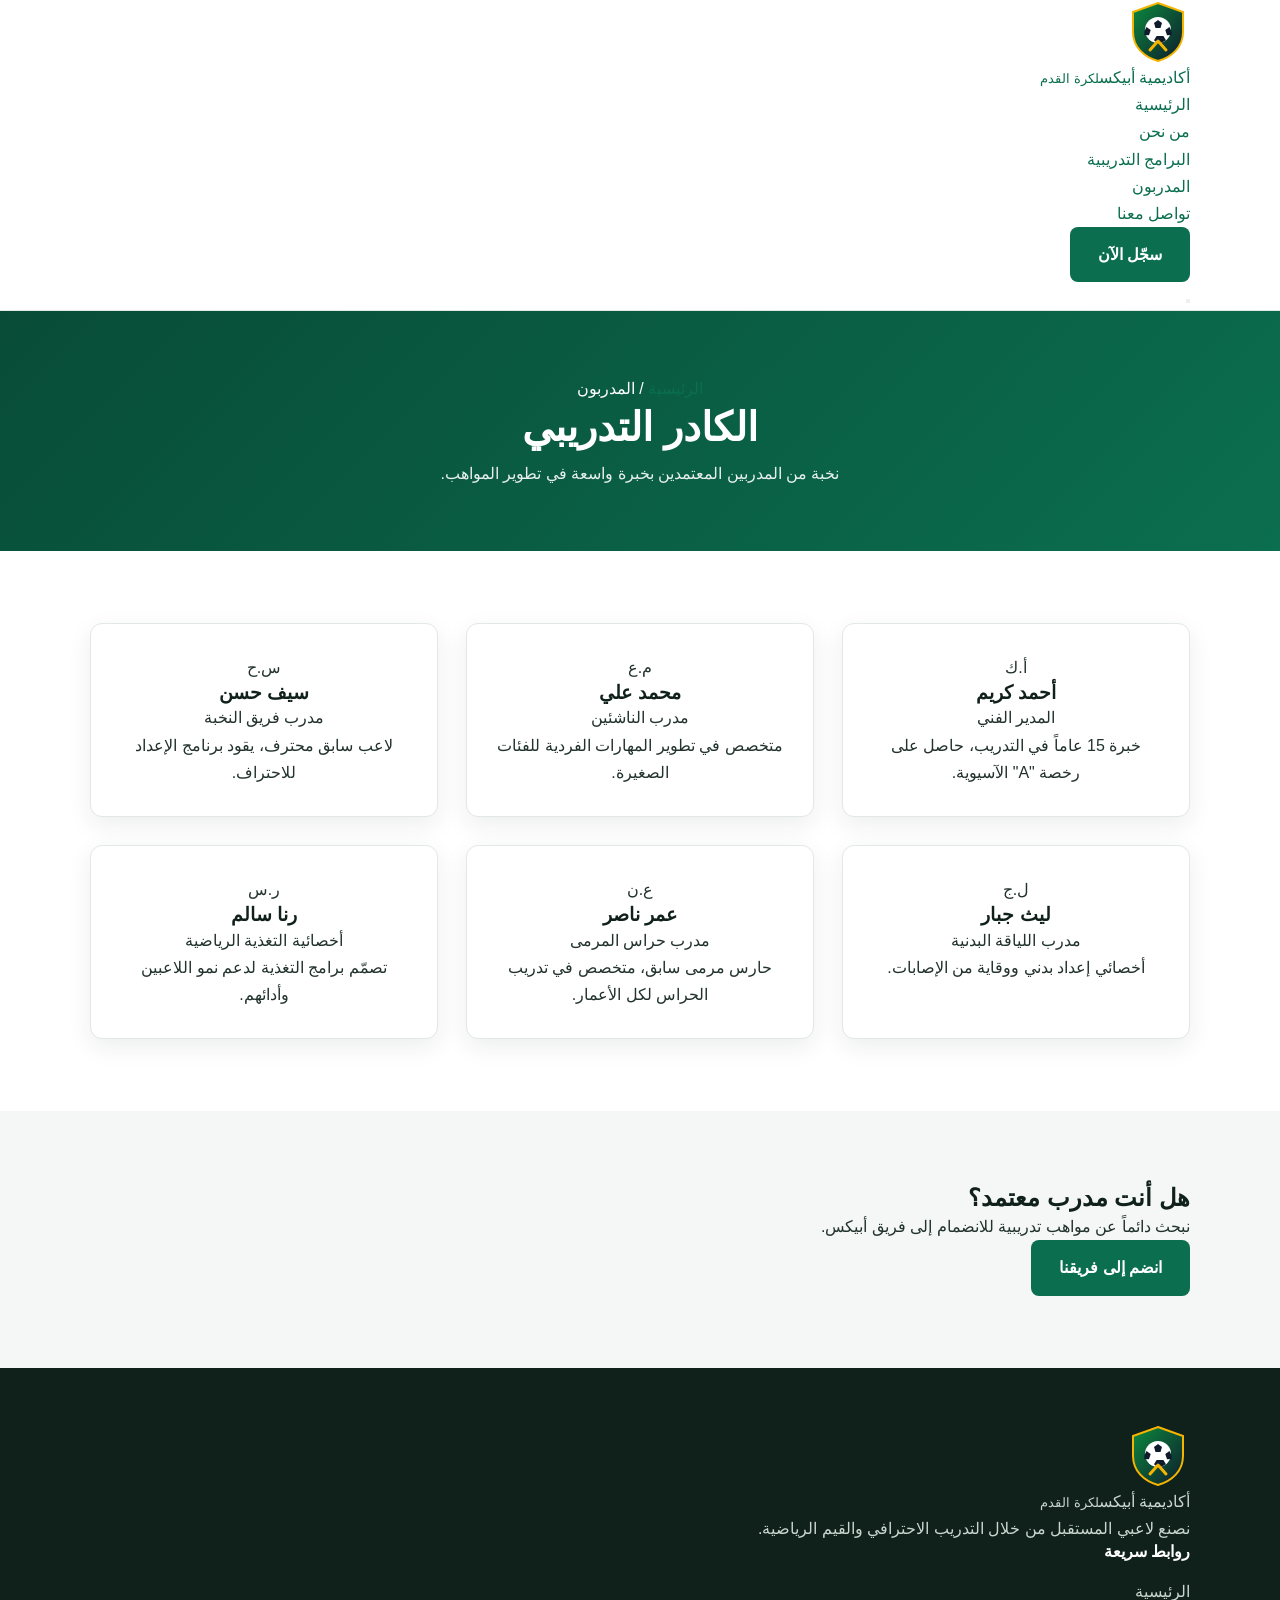
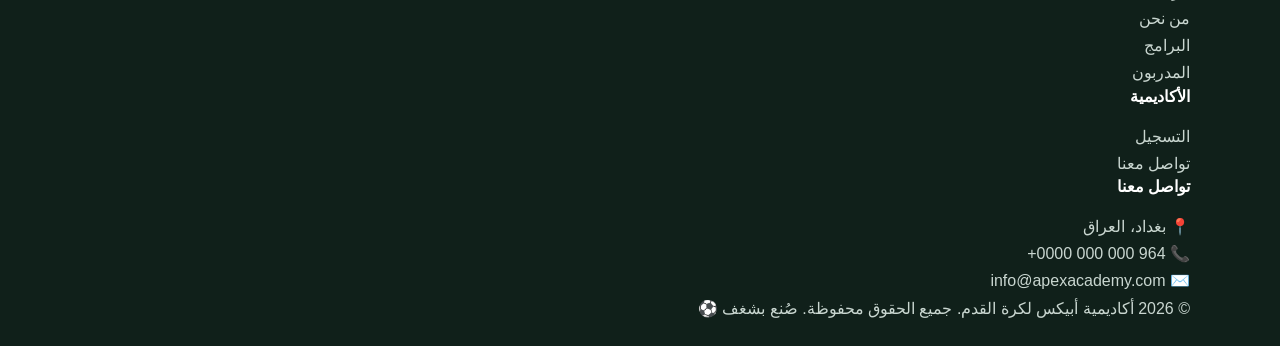
<file: pages/coaches.html>
<!DOCTYPE html>
<html lang="ar" dir="rtl">
<head>
  <meta charset="UTF-8" />
  <meta name="viewport" content="width=device-width, initial-scale=1.0" />
  <title>المدربون | أكاديمية أبيكس لكرة القدم</title>
  <meta name="description" content="تعرّف على الكادر التدريبي المعتمد في أكاديمية أبيكس لكرة القدم." />
  <link rel="icon" href="../img/logo.svg" type="image/svg+xml" />
  <link rel="stylesheet" href="../css/style.css" />
</head>
<body>

  <!-- ===== Header ===== -->
  <header class="site-header">
    <div class="container nav">
      <a class="brand" href="../index.html">
        <img src="../img/logo.svg" alt="شعار أكاديمية أبيكس" />
        <span>أكاديمية أبيكس<small>لكرة القدم</small></span>
      </a>
      <nav>
        <ul class="nav-links">
          <li><a href="../index.html">الرئيسية</a></li>
          <li><a href="about.html">من نحن</a></li>
          <li><a href="programs.html">البرامج التدريبية</a></li>
          <li><a href="coaches.html">المدربون</a></li>
          <li><a href="contact.html">تواصل معنا</a></li>
        </ul>
      </nav>
      <div class="nav-cta">
        <a class="btn btn--primary" href="registration.html">سجّل الآن</a>
      </div>
      <button class="nav-toggle" aria-label="القائمة" aria-expanded="false">
        <span></span><span></span><span></span>
      </button>
    </div>
  </header>

  <!-- ===== Banner ===== -->
  <section class="page-banner">
    <div class="container">
      <div class="breadcrumb"><a href="../index.html">الرئيسية</a> / المدربون</div>
      <h1>الكادر التدريبي</h1>
      <p>نخبة من المدربين المعتمدين بخبرة واسعة في تطوير المواهب.</p>
    </div>
  </section>

  <!-- ===== Coaches ===== -->
  <section class="section">
    <div class="container">
      <div class="grid grid--3">
        <div class="card coach">
          <div class="avatar">أ.ك</div>
          <h3>أحمد كريم</h3>
          <div class="role">المدير الفني</div>
          <p>خبرة 15 عاماً في التدريب، حاصل على رخصة "A" الآسيوية.</p>
        </div>
        <div class="card coach">
          <div class="avatar">م.ع</div>
          <h3>محمد علي</h3>
          <div class="role">مدرب الناشئين</div>
          <p>متخصص في تطوير المهارات الفردية للفئات الصغيرة.</p>
        </div>
        <div class="card coach">
          <div class="avatar">س.ح</div>
          <h3>سيف حسن</h3>
          <div class="role">مدرب فريق النخبة</div>
          <p>لاعب سابق محترف، يقود برنامج الإعداد للاحتراف.</p>
        </div>
        <div class="card coach">
          <div class="avatar">ل.ج</div>
          <h3>ليث جبار</h3>
          <div class="role">مدرب اللياقة البدنية</div>
          <p>أخصائي إعداد بدني ووقاية من الإصابات.</p>
        </div>
        <div class="card coach">
          <div class="avatar">ع.ن</div>
          <h3>عمر ناصر</h3>
          <div class="role">مدرب حراس المرمى</div>
          <p>حارس مرمى سابق، متخصص في تدريب الحراس لكل الأعمار.</p>
        </div>
        <div class="card coach">
          <div class="avatar">ر.س</div>
          <h3>رنا سالم</h3>
          <div class="role">أخصائية التغذية الرياضية</div>
          <p>تصمّم برامج التغذية لدعم نمو اللاعبين وأدائهم.</p>
        </div>
      </div>
    </div>
  </section>

  <!-- ===== Join us ===== -->
  <section class="section section--alt">
    <div class="container">
      <div class="cta-band">
        <h2>هل أنت مدرب معتمد؟</h2>
        <p>نبحث دائماً عن مواهب تدريبية للانضمام إلى فريق أبيكس.</p>
        <a class="btn btn--primary" href="contact.html">انضم إلى فريقنا</a>
      </div>
    </div>
  </section>

  <!-- ===== Footer ===== -->
  <footer class="site-footer">
    <div class="container">
      <div class="footer-grid">
        <div>
          <a class="brand" href="../index.html">
            <img src="../img/logo.svg" alt="شعار أكاديمية أبيكس" />
            <span>أكاديمية أبيكس<small>لكرة القدم</small></span>
          </a>
          <p>نصنع لاعبي المستقبل من خلال التدريب الاحترافي والقيم الرياضية.</p>
        </div>
        <div>
          <h4>روابط سريعة</h4>
          <ul class="footer-links">
            <li><a href="../index.html">الرئيسية</a></li>
            <li><a href="about.html">من نحن</a></li>
            <li><a href="programs.html">البرامج</a></li>
            <li><a href="coaches.html">المدربون</a></li>
          </ul>
        </div>
        <div>
          <h4>الأكاديمية</h4>
          <ul class="footer-links">
            <li><a href="registration.html">التسجيل</a></li>
            <li><a href="contact.html">تواصل معنا</a></li>
          </ul>
        </div>
        <div>
          <h4>تواصل معنا</h4>
          <ul class="footer-links">
            <li>📍 بغداد، العراق</li>
            <li>📞 964 000 000 0000+</li>
            <li>✉️ info@apexacademy.com</li>
          </ul>
        </div>
      </div>
      <div class="footer-bottom">
        <span>© <span data-year>2026</span> أكاديمية أبيكس لكرة القدم. جميع الحقوق محفوظة.</span>
        <span>صُنع بشغف ⚽</span>
      </div>
    </div>
  </footer>

  <script src="../js/main.js"></script>
</body>
</html>
</file>
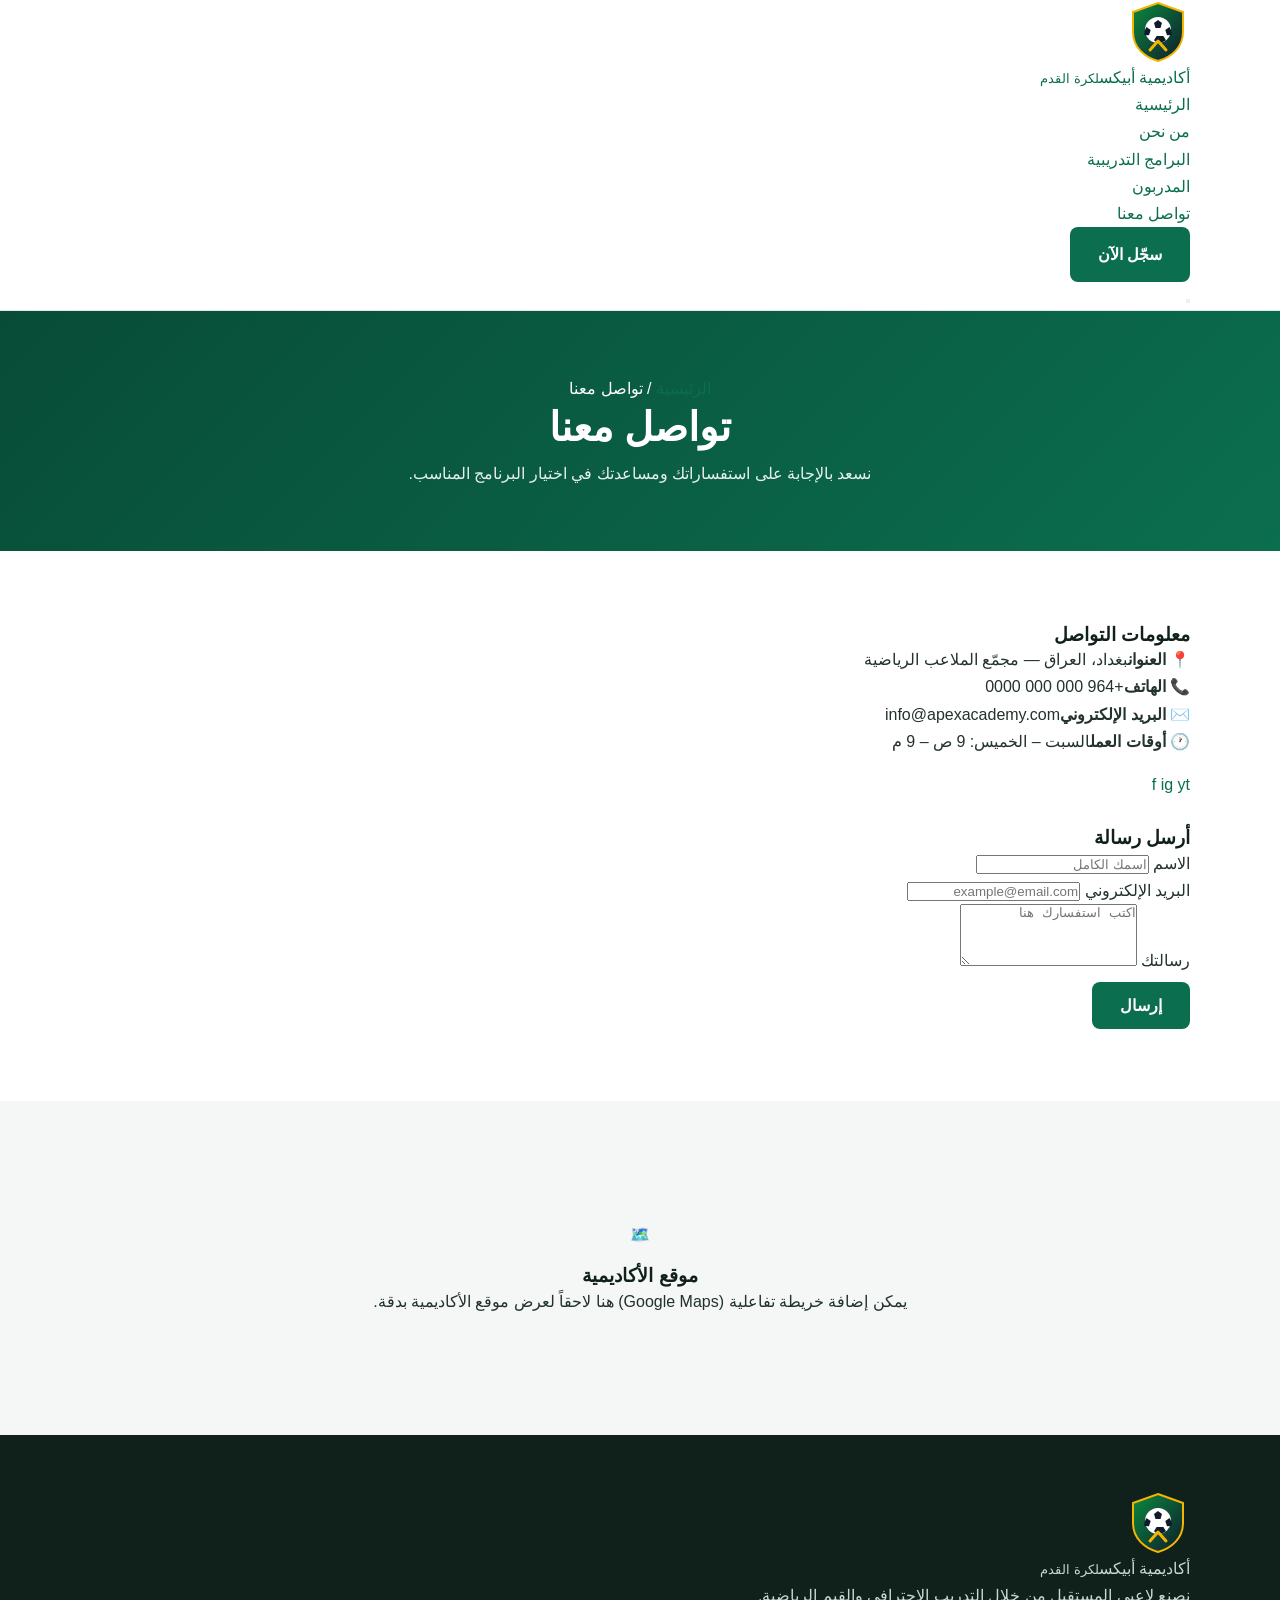
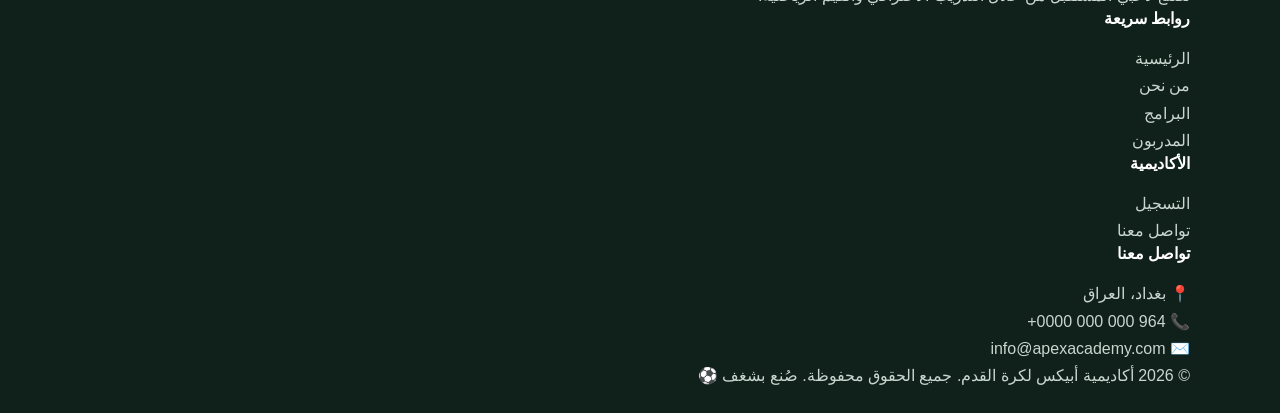
<file: pages/contact.html>
<!DOCTYPE html>
<html lang="ar" dir="rtl">
<head>
  <meta charset="UTF-8" />
  <meta name="viewport" content="width=device-width, initial-scale=1.0" />
  <title>تواصل معنا | أكاديمية أبيكس لكرة القدم</title>
  <meta name="description" content="تواصل مع أكاديمية أبيكس لكرة القدم — العنوان، الهاتف، والبريد الإلكتروني." />
  <link rel="icon" href="../img/logo.svg" type="image/svg+xml" />
  <link rel="stylesheet" href="../css/style.css" />
</head>
<body>

  <!-- ===== Header ===== -->
  <header class="site-header">
    <div class="container nav">
      <a class="brand" href="../index.html">
        <img src="../img/logo.svg" alt="شعار أكاديمية أبيكس" />
        <span>أكاديمية أبيكس<small>لكرة القدم</small></span>
      </a>
      <nav>
        <ul class="nav-links">
          <li><a href="../index.html">الرئيسية</a></li>
          <li><a href="about.html">من نحن</a></li>
          <li><a href="programs.html">البرامج التدريبية</a></li>
          <li><a href="coaches.html">المدربون</a></li>
          <li><a href="contact.html">تواصل معنا</a></li>
        </ul>
      </nav>
      <div class="nav-cta">
        <a class="btn btn--primary" href="registration.html">سجّل الآن</a>
      </div>
      <button class="nav-toggle" aria-label="القائمة" aria-expanded="false">
        <span></span><span></span><span></span>
      </button>
    </div>
  </header>

  <!-- ===== Banner ===== -->
  <section class="page-banner">
    <div class="container">
      <div class="breadcrumb"><a href="../index.html">الرئيسية</a> / تواصل معنا</div>
      <h1>تواصل معنا</h1>
      <p>نسعد بالإجابة على استفساراتك ومساعدتك في اختيار البرنامج المناسب.</p>
    </div>
  </section>

  <!-- ===== Contact ===== -->
  <section class="section">
    <div class="container grid grid--2" style="align-items:start;">

      <div class="form-card">
        <h3>معلومات التواصل</h3>
        <ul class="info-list">
          <li>
            <span class="ic">📍</span>
            <span><strong>العنوان</strong><span>بغداد، العراق — مجمّع الملاعب الرياضية</span></span>
          </li>
          <li>
            <span class="ic">📞</span>
            <span><strong>الهاتف</strong><span>+964 000 000 0000</span></span>
          </li>
          <li>
            <span class="ic">✉️</span>
            <span><strong>البريد الإلكتروني</strong><span>info@apexacademy.com</span></span>
          </li>
          <li>
            <span class="ic">🕐</span>
            <span><strong>أوقات العمل</strong><span>السبت – الخميس: 9 ص – 9 م</span></span>
          </li>
        </ul>
        <div class="socials" style="margin-top:1rem;">
          <a href="#" aria-label="Facebook">f</a>
          <a href="#" aria-label="Instagram">ig</a>
          <a href="#" aria-label="YouTube">yt</a>
        </div>
      </div>

      <div class="form-card">
        <h3>أرسل رسالة</h3>
        <form id="contact-form" novalidate>
          <div class="field">
            <label for="cname">الاسم</label>
            <input type="text" id="cname" name="cname" placeholder="اسمك الكامل" required />
            <span class="error-msg"></span>
          </div>
          <div class="field">
            <label for="cemail">البريد الإلكتروني</label>
            <input type="email" id="cemail" name="cemail" placeholder="example@email.com" required />
            <span class="error-msg"></span>
          </div>
          <div class="field">
            <label for="cmessage">رسالتك</label>
            <textarea id="cmessage" name="cmessage" rows="4" placeholder="اكتب استفسارك هنا" required></textarea>
            <span class="error-msg"></span>
          </div>
          <button type="submit" class="btn btn--primary" style="margin-top:.5rem;">إرسال</button>
          <div class="form-note" role="status" aria-live="polite"></div>
        </form>
      </div>

    </div>
  </section>

  <!-- ===== Map placeholder ===== -->
  <section class="section section--alt">
    <div class="container">
      <div class="form-card" style="text-align:center; padding:3rem;">
        <div class="icon" style="margin:0 auto 1rem;">🗺️</div>
        <h3>موقع الأكاديمية</h3>
        <p style="color:var(--muted);">
          يمكن إضافة خريطة تفاعلية (Google Maps) هنا لاحقاً لعرض موقع الأكاديمية بدقة.
        </p>
      </div>
    </div>
  </section>

  <!-- ===== Footer ===== -->
  <footer class="site-footer">
    <div class="container">
      <div class="footer-grid">
        <div>
          <a class="brand" href="../index.html">
            <img src="../img/logo.svg" alt="شعار أكاديمية أبيكس" />
            <span>أكاديمية أبيكس<small>لكرة القدم</small></span>
          </a>
          <p>نصنع لاعبي المستقبل من خلال التدريب الاحترافي والقيم الرياضية.</p>
        </div>
        <div>
          <h4>روابط سريعة</h4>
          <ul class="footer-links">
            <li><a href="../index.html">الرئيسية</a></li>
            <li><a href="about.html">من نحن</a></li>
            <li><a href="programs.html">البرامج</a></li>
            <li><a href="coaches.html">المدربون</a></li>
          </ul>
        </div>
        <div>
          <h4>الأكاديمية</h4>
          <ul class="footer-links">
            <li><a href="registration.html">التسجيل</a></li>
            <li><a href="contact.html">تواصل معنا</a></li>
          </ul>
        </div>
        <div>
          <h4>تواصل معنا</h4>
          <ul class="footer-links">
            <li>📍 بغداد، العراق</li>
            <li>📞 964 000 000 0000+</li>
            <li>✉️ info@apexacademy.com</li>
          </ul>
        </div>
      </div>
      <div class="footer-bottom">
        <span>© <span data-year>2026</span> أكاديمية أبيكس لكرة القدم. جميع الحقوق محفوظة.</span>
        <span>صُنع بشغف ⚽</span>
      </div>
    </div>
  </footer>

  <script src="../js/main.js"></script>
</body>
</html>
</file>
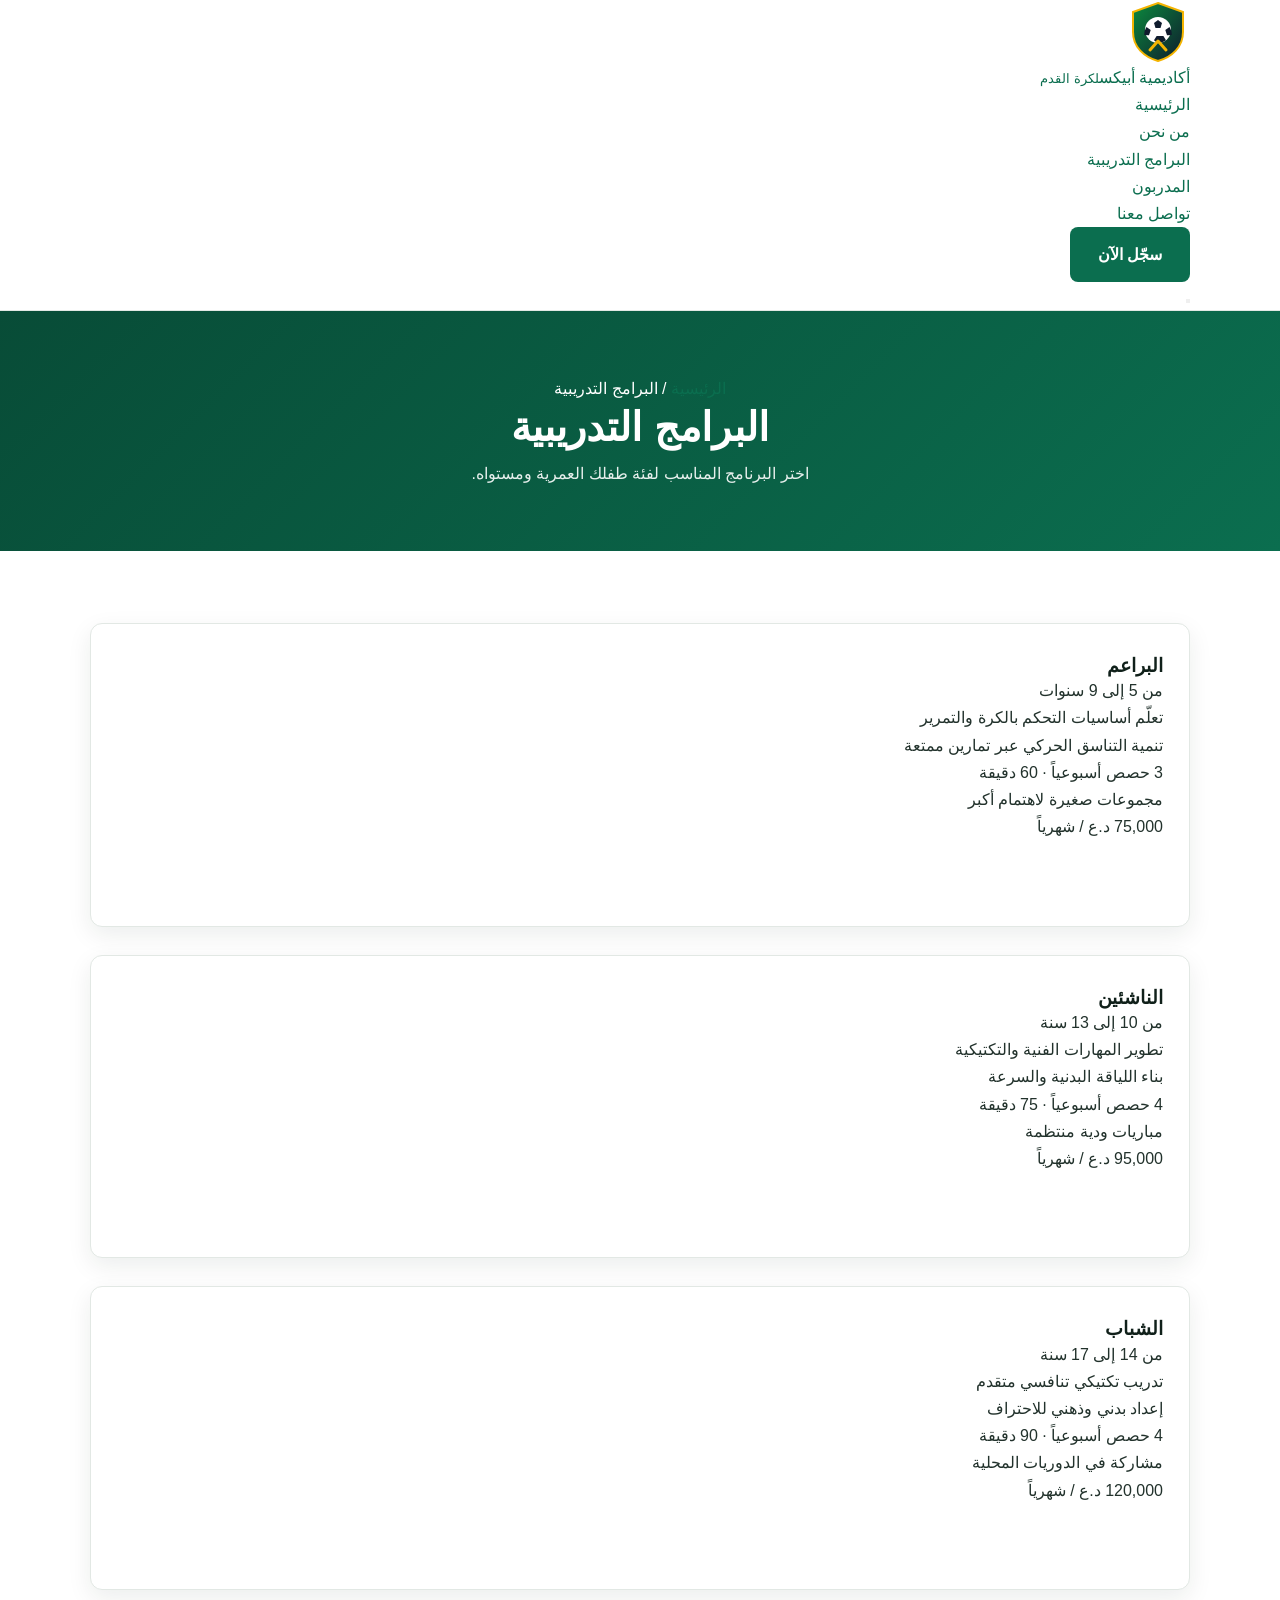
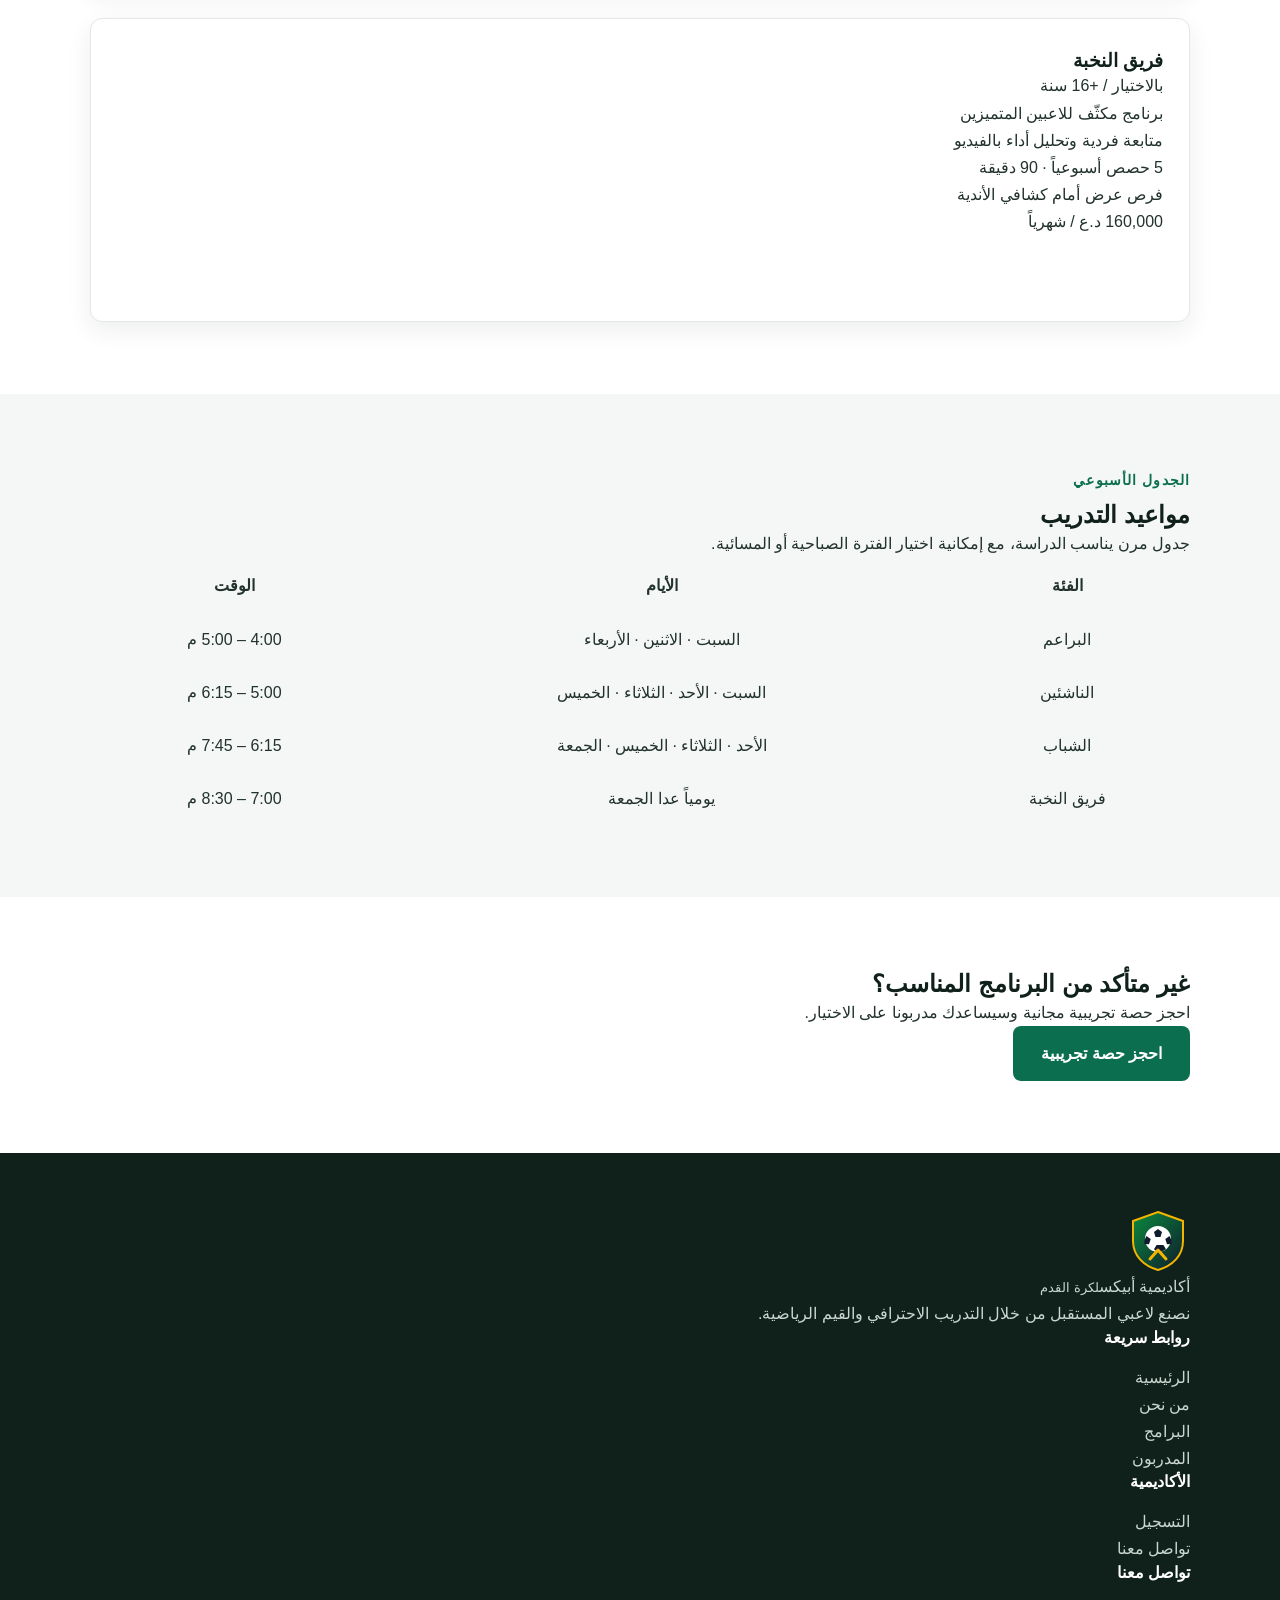
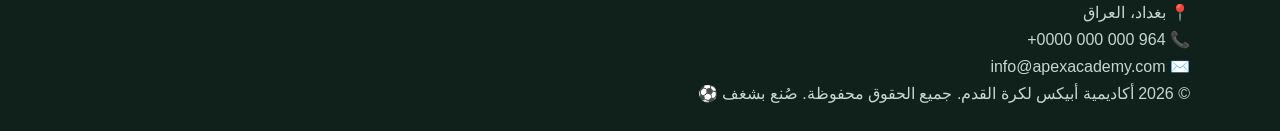
<file: pages/programs.html>
<!DOCTYPE html>
<html lang="ar" dir="rtl">
<head>
  <meta charset="UTF-8" />
  <meta name="viewport" content="width=device-width, initial-scale=1.0" />
  <title>البرامج التدريبية | أكاديمية أبيكس لكرة القدم</title>
  <meta name="description" content="برامج تدريبية متكاملة لكل الفئات العمرية في أكاديمية أبيكس لكرة القدم مع تفاصيل الأسعار." />
  <link rel="icon" href="../img/logo.svg" type="image/svg+xml" />
  <link rel="stylesheet" href="../css/style.css" />
</head>
<body>

  <!-- ===== Header ===== -->
  <header class="site-header">
    <div class="container nav">
      <a class="brand" href="../index.html">
        <img src="../img/logo.svg" alt="شعار أكاديمية أبيكس" />
        <span>أكاديمية أبيكس<small>لكرة القدم</small></span>
      </a>
      <nav>
        <ul class="nav-links">
          <li><a href="../index.html">الرئيسية</a></li>
          <li><a href="about.html">من نحن</a></li>
          <li><a href="programs.html">البرامج التدريبية</a></li>
          <li><a href="coaches.html">المدربون</a></li>
          <li><a href="contact.html">تواصل معنا</a></li>
        </ul>
      </nav>
      <div class="nav-cta">
        <a class="btn btn--primary" href="registration.html">سجّل الآن</a>
      </div>
      <button class="nav-toggle" aria-label="القائمة" aria-expanded="false">
        <span></span><span></span><span></span>
      </button>
    </div>
  </header>

  <!-- ===== Banner ===== -->
  <section class="page-banner">
    <div class="container">
      <div class="breadcrumb"><a href="../index.html">الرئيسية</a> / البرامج التدريبية</div>
      <h1>البرامج التدريبية</h1>
      <p>اختر البرنامج المناسب لفئة طفلك العمرية ومستواه.</p>
    </div>
  </section>

  <!-- ===== Programs ===== -->
  <section class="section">
    <div class="container">
      <div class="grid grid--2">

        <div class="card program u9">
          <div class="program-top"><h3>البراعم</h3><span class="age">من 5 إلى 9 سنوات</span></div>
          <div class="program-body">
            <ul>
              <li>تعلّم أساسيات التحكم بالكرة والتمرير</li>
              <li>تنمية التناسق الحركي عبر تمارين ممتعة</li>
              <li>3 حصص أسبوعياً · 60 دقيقة</li>
              <li>مجموعات صغيرة لاهتمام أكبر</li>
            </ul>
            <div class="price">75,000 د.ع <span>/ شهرياً</span></div>
            <a class="btn btn--outline" href="registration.html">سجّل في هذا البرنامج</a>
          </div>
        </div>

        <div class="card program u13">
          <div class="program-top"><h3>الناشئين</h3><span class="age">من 10 إلى 13 سنة</span></div>
          <div class="program-body">
            <ul>
              <li>تطوير المهارات الفنية والتكتيكية</li>
              <li>بناء اللياقة البدنية والسرعة</li>
              <li>4 حصص أسبوعياً · 75 دقيقة</li>
              <li>مباريات ودية منتظمة</li>
            </ul>
            <div class="price">95,000 د.ع <span>/ شهرياً</span></div>
            <a class="btn btn--outline" href="registration.html">سجّل في هذا البرنامج</a>
          </div>
        </div>

        <div class="card program u17">
          <div class="program-top"><h3>الشباب</h3><span class="age">من 14 إلى 17 سنة</span></div>
          <div class="program-body">
            <ul>
              <li>تدريب تكتيكي تنافسي متقدم</li>
              <li>إعداد بدني وذهني للاحتراف</li>
              <li>4 حصص أسبوعياً · 90 دقيقة</li>
              <li>مشاركة في الدوريات المحلية</li>
            </ul>
            <div class="price">120,000 د.ع <span>/ شهرياً</span></div>
            <a class="btn btn--outline" href="registration.html">سجّل في هذا البرنامج</a>
          </div>
        </div>

        <div class="card program elite">
          <div class="program-top"><h3>فريق النخبة</h3><span class="age">بالاختيار / +16 سنة</span></div>
          <div class="program-body">
            <ul>
              <li>برنامج مكثّف للاعبين المتميزين</li>
              <li>متابعة فردية وتحليل أداء بالفيديو</li>
              <li>5 حصص أسبوعياً · 90 دقيقة</li>
              <li>فرص عرض أمام كشافي الأندية</li>
            </ul>
            <div class="price">160,000 د.ع <span>/ شهرياً</span></div>
            <a class="btn btn--outline" href="registration.html">قدّم للاختبار</a>
          </div>
        </div>

      </div>
    </div>
  </section>

  <!-- ===== Schedule ===== -->
  <section class="section section--alt">
    <div class="container">
      <div class="section-head">
        <span class="eyebrow">الجدول الأسبوعي</span>
        <h2>مواعيد التدريب</h2>
        <p>جدول مرن يناسب الدراسة، مع إمكانية اختيار الفترة الصباحية أو المسائية.</p>
      </div>
      <div class="form-card" style="overflow-x:auto;">
        <table style="width:100%; border-collapse:collapse; min-width:520px; text-align:center;">
          <thead>
            <tr style="background:var(--bg-alt);">
              <th style="padding:.9rem; border-bottom:2px solid var(--line);">الفئة</th>
              <th style="padding:.9rem; border-bottom:2px solid var(--line);">الأيام</th>
              <th style="padding:.9rem; border-bottom:2px solid var(--line);">الوقت</th>
            </tr>
          </thead>
          <tbody>
            <tr><td style="padding:.8rem; border-bottom:1px solid var(--line);">البراعم</td><td style="padding:.8rem; border-bottom:1px solid var(--line);">السبت · الاثنين · الأربعاء</td><td style="padding:.8rem; border-bottom:1px solid var(--line);">4:00 – 5:00 م</td></tr>
            <tr><td style="padding:.8rem; border-bottom:1px solid var(--line);">الناشئين</td><td style="padding:.8rem; border-bottom:1px solid var(--line);">السبت · الأحد · الثلاثاء · الخميس</td><td style="padding:.8rem; border-bottom:1px solid var(--line);">5:00 – 6:15 م</td></tr>
            <tr><td style="padding:.8rem; border-bottom:1px solid var(--line);">الشباب</td><td style="padding:.8rem; border-bottom:1px solid var(--line);">الأحد · الثلاثاء · الخميس · الجمعة</td><td style="padding:.8rem; border-bottom:1px solid var(--line);">6:15 – 7:45 م</td></tr>
            <tr><td style="padding:.8rem;">فريق النخبة</td><td style="padding:.8rem;">يومياً عدا الجمعة</td><td style="padding:.8rem;">7:00 – 8:30 م</td></tr>
          </tbody>
        </table>
      </div>
    </div>
  </section>

  <!-- ===== CTA ===== -->
  <section class="section">
    <div class="container">
      <div class="cta-band">
        <h2>غير متأكد من البرنامج المناسب؟</h2>
        <p>احجز حصة تجريبية مجانية وسيساعدك مدربونا على الاختيار.</p>
        <a class="btn btn--primary" href="contact.html">احجز حصة تجريبية</a>
      </div>
    </div>
  </section>

  <!-- ===== Footer ===== -->
  <footer class="site-footer">
    <div class="container">
      <div class="footer-grid">
        <div>
          <a class="brand" href="../index.html">
            <img src="../img/logo.svg" alt="شعار أكاديمية أبيكس" />
            <span>أكاديمية أبيكس<small>لكرة القدم</small></span>
          </a>
          <p>نصنع لاعبي المستقبل من خلال التدريب الاحترافي والقيم الرياضية.</p>
        </div>
        <div>
          <h4>روابط سريعة</h4>
          <ul class="footer-links">
            <li><a href="../index.html">الرئيسية</a></li>
            <li><a href="about.html">من نحن</a></li>
            <li><a href="programs.html">البرامج</a></li>
            <li><a href="coaches.html">المدربون</a></li>
          </ul>
        </div>
        <div>
          <h4>الأكاديمية</h4>
          <ul class="footer-links">
            <li><a href="registration.html">التسجيل</a></li>
            <li><a href="contact.html">تواصل معنا</a></li>
          </ul>
        </div>
        <div>
          <h4>تواصل معنا</h4>
          <ul class="footer-links">
            <li>📍 بغداد، العراق</li>
            <li>📞 964 000 000 0000+</li>
            <li>✉️ info@apexacademy.com</li>
          </ul>
        </div>
      </div>
      <div class="footer-bottom">
        <span>© <span data-year>2026</span> أكاديمية أبيكس لكرة القدم. جميع الحقوق محفوظة.</span>
        <span>صُنع بشغف ⚽</span>
      </div>
    </div>
  </footer>

  <script src="../js/main.js"></script>
</body>
</html>
</file>
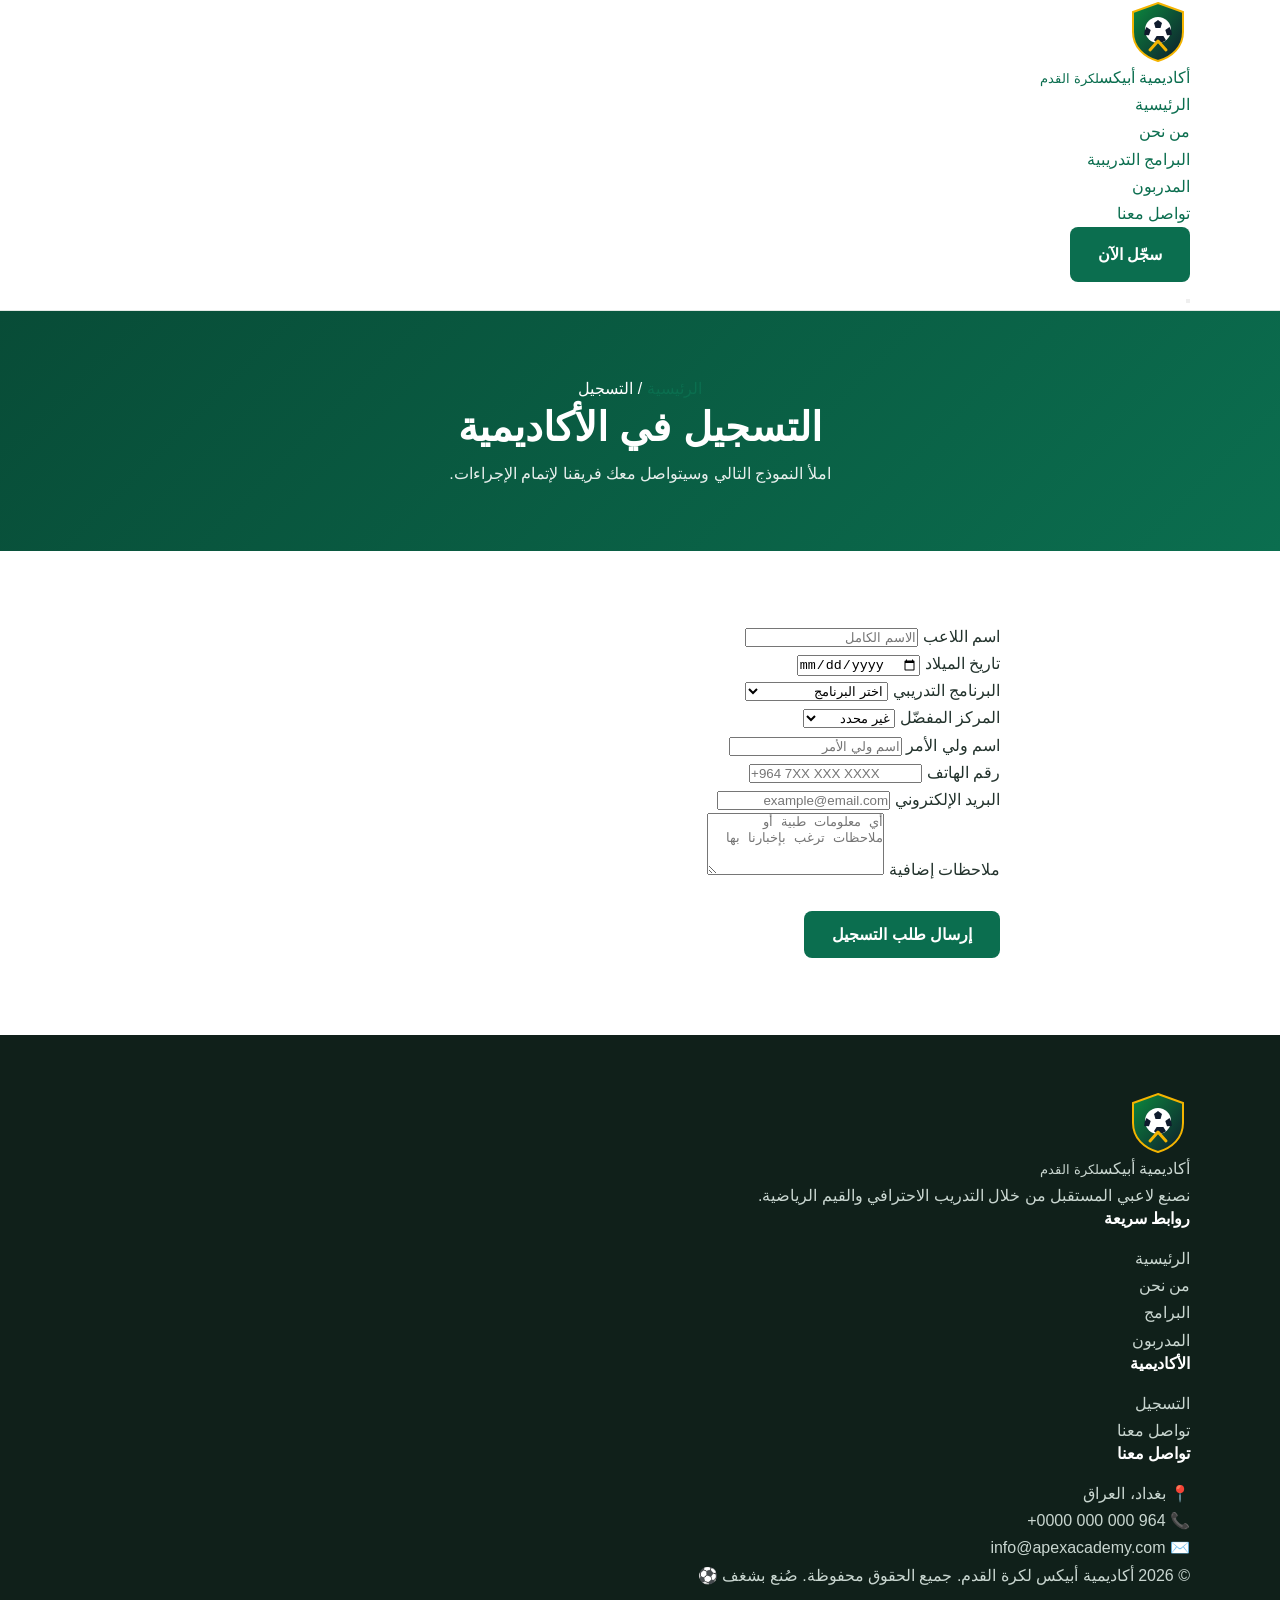
<file: pages/registration.html>
<!DOCTYPE html>
<html lang="ar" dir="rtl">
<head>
  <meta charset="UTF-8" />
  <meta name="viewport" content="width=device-width, initial-scale=1.0" />
  <title>التسجيل | أكاديمية أبيكس لكرة القدم</title>
  <meta name="description" content="سجّل طفلك في أكاديمية أبيكس لكرة القدم عبر نموذج التسجيل الإلكتروني." />
  <link rel="icon" href="../img/logo.svg" type="image/svg+xml" />
  <link rel="stylesheet" href="../css/style.css" />
</head>
<body>

  <!-- ===== Header ===== -->
  <header class="site-header">
    <div class="container nav">
      <a class="brand" href="../index.html">
        <img src="../img/logo.svg" alt="شعار أكاديمية أبيكس" />
        <span>أكاديمية أبيكس<small>لكرة القدم</small></span>
      </a>
      <nav>
        <ul class="nav-links">
          <li><a href="../index.html">الرئيسية</a></li>
          <li><a href="about.html">من نحن</a></li>
          <li><a href="programs.html">البرامج التدريبية</a></li>
          <li><a href="coaches.html">المدربون</a></li>
          <li><a href="contact.html">تواصل معنا</a></li>
        </ul>
      </nav>
      <div class="nav-cta">
        <a class="btn btn--primary" href="registration.html">سجّل الآن</a>
      </div>
      <button class="nav-toggle" aria-label="القائمة" aria-expanded="false">
        <span></span><span></span><span></span>
      </button>
    </div>
  </header>

  <!-- ===== Banner ===== -->
  <section class="page-banner">
    <div class="container">
      <div class="breadcrumb"><a href="../index.html">الرئيسية</a> / التسجيل</div>
      <h1>التسجيل في الأكاديمية</h1>
      <p>املأ النموذج التالي وسيتواصل معك فريقنا لإتمام الإجراءات.</p>
    </div>
  </section>

  <!-- ===== Form ===== -->
  <section class="section">
    <div class="container" style="max-width:760px;">
      <form id="registration-form" class="form-card" novalidate>
        <div class="form-grid">
          <div class="field">
            <label for="playerName">اسم اللاعب</label>
            <input type="text" id="playerName" name="playerName" placeholder="الاسم الكامل" required />
            <span class="error-msg"></span>
          </div>
          <div class="field">
            <label for="birthdate">تاريخ الميلاد</label>
            <input type="date" id="birthdate" name="birthdate" required />
            <span class="error-msg"></span>
          </div>
          <div class="field">
            <label for="program">البرنامج التدريبي</label>
            <select id="program" name="program" required>
              <option value="">اختر البرنامج</option>
              <option value="u9">البراعم (5–9 سنوات)</option>
              <option value="u13">الناشئين (10–13 سنة)</option>
              <option value="u17">الشباب (14–17 سنة)</option>
              <option value="elite">فريق النخبة</option>
            </select>
            <span class="error-msg"></span>
          </div>
          <div class="field">
            <label for="position">المركز المفضّل</label>
            <select id="position" name="position">
              <option value="">غير محدد</option>
              <option>حارس مرمى</option>
              <option>مدافع</option>
              <option>خط وسط</option>
              <option>مهاجم</option>
            </select>
            <span class="error-msg"></span>
          </div>
          <div class="field">
            <label for="guardian">اسم ولي الأمر</label>
            <input type="text" id="guardian" name="guardian" placeholder="اسم ولي الأمر" required />
            <span class="error-msg"></span>
          </div>
          <div class="field">
            <label for="phone">رقم الهاتف</label>
            <input type="tel" id="phone" name="phone" placeholder="+964 7XX XXX XXXX" required />
            <span class="error-msg"></span>
          </div>
          <div class="field full">
            <label for="email">البريد الإلكتروني</label>
            <input type="email" id="email" name="email" placeholder="example@email.com" required />
            <span class="error-msg"></span>
          </div>
          <div class="field full">
            <label for="notes">ملاحظات إضافية</label>
            <textarea id="notes" name="notes" rows="4" placeholder="أي معلومات طبية أو ملاحظات ترغب بإخبارنا بها"></textarea>
            <span class="error-msg"></span>
          </div>
        </div>

        <div style="margin-top:1.5rem; display:flex; gap:1rem; flex-wrap:wrap; align-items:center;">
          <button type="submit" class="btn btn--primary">إرسال طلب التسجيل</button>
          <a class="btn btn--outline" href="programs.html">مراجعة البرامج أولاً</a>
        </div>
        <div class="form-note" role="status" aria-live="polite"></div>
      </form>
    </div>
  </section>

  <!-- ===== Footer ===== -->
  <footer class="site-footer">
    <div class="container">
      <div class="footer-grid">
        <div>
          <a class="brand" href="../index.html">
            <img src="../img/logo.svg" alt="شعار أكاديمية أبيكس" />
            <span>أكاديمية أبيكس<small>لكرة القدم</small></span>
          </a>
          <p>نصنع لاعبي المستقبل من خلال التدريب الاحترافي والقيم الرياضية.</p>
        </div>
        <div>
          <h4>روابط سريعة</h4>
          <ul class="footer-links">
            <li><a href="../index.html">الرئيسية</a></li>
            <li><a href="about.html">من نحن</a></li>
            <li><a href="programs.html">البرامج</a></li>
            <li><a href="coaches.html">المدربون</a></li>
          </ul>
        </div>
        <div>
          <h4>الأكاديمية</h4>
          <ul class="footer-links">
            <li><a href="registration.html">التسجيل</a></li>
            <li><a href="contact.html">تواصل معنا</a></li>
          </ul>
        </div>
        <div>
          <h4>تواصل معنا</h4>
          <ul class="footer-links">
            <li>📍 بغداد، العراق</li>
            <li>📞 964 000 000 0000+</li>
            <li>✉️ info@apexacademy.com</li>
          </ul>
        </div>
      </div>
      <div class="footer-bottom">
        <span>© <span data-year>2026</span> أكاديمية أبيكس لكرة القدم. جميع الحقوق محفوظة.</span>
        <span>صُنع بشغف ⚽</span>
      </div>
    </div>
  </footer>

  <script src="../js/main.js"></script>
</body>
</html>
</file>
<file: css/style.css>
/* ==========================================================================
   Apex Football Academy — Base Stylesheet
   أكاديمية أبيكس لكرة القدم — ملف التنسيق الأساسي
   ========================================================================== */

/* ---------- Design Tokens (CSS Variables) ---------- */
:root {
  /* Colors */
  --color-primary: #0b6e4f;        /* pitch green */
  --color-primary-dark: #084c37;
  --color-primary-light: #14a06f;
  --color-accent: #f4b400;         /* gold */
  --color-dark: #10201a;
  --color-text: #22322c;
  --color-muted: #5c6b65;
  --color-bg: #ffffff;
  --color-bg-alt: #f4f7f5;
  --color-border: #e2e8e4;
  --color-white: #ffffff;

  /* Typography */
  --font-base: "Segoe UI", Tahoma, "Helvetica Neue", Arial, sans-serif;
  --fs-sm: 0.875rem;
  --fs-base: 1rem;
  --fs-lg: 1.25rem;
  --fs-xl: 1.75rem;
  --fs-2xl: 2.5rem;
  --fs-3xl: 3.25rem;

  /* Layout */
  --container: 1140px;
  --radius: 12px;
  --radius-sm: 8px;
  --shadow: 0 8px 24px rgba(16, 32, 26, 0.08);
  --shadow-lg: 0 16px 40px rgba(16, 32, 26, 0.14);
  --transition: 0.25s ease;
}

/* ---------- Reset & Base ---------- */
*,
*::before,
*::after {
  box-sizing: border-box;
  margin: 0;
  padding: 0;
}

html {
  scroll-behavior: smooth;
}

body {
  font-family: var(--font-base);
  font-size: var(--fs-base);
  line-height: 1.7;
  color: var(--color-text);
  background-color: var(--color-bg);
  -webkit-font-smoothing: antialiased;
}

img {
  max-width: 100%;
  display: block;
}

a {
  color: var(--color-primary);
  text-decoration: none;
  transition: color var(--transition);
}

a:hover {
  color: var(--color-primary-dark);
}

ul {
  list-style: none;
}

h1, h2, h3, h4 {
  line-height: 1.25;
  color: var(--color-dark);
  font-weight: 700;
}

/* ---------- Layout Helpers ---------- */
.container {
  width: 100%;
  max-width: var(--container);
  margin-inline: auto;
  padding-inline: 20px;
}

.section {
  padding-block: 72px;
}

.section--alt {
  background-color: var(--color-bg-alt);
}

.section__header {
  text-align: center;
  max-width: 680px;
  margin: 0 auto 48px;
}

.section__title {
  font-size: var(--fs-2xl);
  margin-bottom: 12px;
}

.section__subtitle {
  color: var(--color-muted);
  font-size: var(--fs-lg);
}

.eyebrow {
  display: inline-block;
  color: var(--color-primary);
  font-weight: 700;
  letter-spacing: 0.08em;
  text-transform: uppercase;
  font-size: var(--fs-sm);
  margin-bottom: 8px;
}

/* ---------- Buttons ---------- */
.btn {
  display: inline-flex;
  align-items: center;
  justify-content: center;
  gap: 8px;
  padding: 12px 26px;
  border-radius: var(--radius-sm);
  font-weight: 700;
  font-size: var(--fs-base);
  border: 2px solid transparent;
  cursor: pointer;
  transition: transform var(--transition), background-color var(--transition),
    color var(--transition), box-shadow var(--transition);
}

.btn--primary {
  background-color: var(--color-primary);
  color: var(--color-white);
}

.btn--primary:hover {
  background-color: var(--color-primary-dark);
  color: var(--color-white);
  transform: translateY(-2px);
  box-shadow: var(--shadow);
}

.btn--accent {
  background-color: var(--color-accent);
  color: var(--color-dark);
}

.btn--accent:hover {
  transform: translateY(-2px);
  box-shadow: var(--shadow);
  color: var(--color-dark);
}

.btn--outline {
  background-color: transparent;
  border-color: var(--color-white);
  color: var(--color-white);
}

.btn--outline:hover {
  background-color: var(--color-white);
  color: var(--color-primary-dark);
}

/* ---------- Header / Navigation ---------- */
.site-header {
  position: sticky;
  top: 0;
  z-index: 100;
  background-color: rgba(255, 255, 255, 0.96);
  backdrop-filter: blur(8px);
  border-bottom: 1px solid var(--color-border);
}

.navbar {
  display: flex;
  align-items: center;
  justify-content: space-between;
  min-height: 72px;
}

.navbar__brand {
  display: flex;
  align-items: center;
  gap: 10px;
  font-weight: 800;
  font-size: var(--fs-lg);
  color: var(--color-dark);
}

.navbar__logo {
  display: grid;
  place-items: center;
  width: 40px;
  height: 40px;
  border-radius: 50%;
  background: linear-gradient(135deg, var(--color-primary), var(--color-primary-light));
  color: var(--color-white);
  font-size: 1.3rem;
}

.navbar__menu {
  display: flex;
  align-items: center;
  gap: 28px;
}

.navbar__link {
  color: var(--color-text);
  font-weight: 600;
  position: relative;
}

.navbar__link::after {
  content: "";
  position: absolute;
  bottom: -6px;
  inset-inline-start: 0;
  width: 0;
  height: 2px;
  background-color: var(--color-primary);
  transition: width var(--transition);
}

.navbar__link:hover,
.navbar__link.is-active {
  color: var(--color-primary);
}

.navbar__link:hover::after,
.navbar__link.is-active::after {
  width: 100%;
}

.navbar__toggle {
  display: none;
  flex-direction: column;
  justify-content: space-between;
  width: 28px;
  height: 20px;
  background: none;
  border: none;
  cursor: pointer;
}

.navbar__toggle span {
  display: block;
  height: 3px;
  width: 100%;
  background-color: var(--color-dark);
  border-radius: 3px;
  transition: transform var(--transition), opacity var(--transition);
}

/* ---------- Hero ---------- */
.hero {
  position: relative;
  color: var(--color-white);
  background: linear-gradient(135deg, rgba(8, 76, 55, 0.92), rgba(11, 110, 79, 0.85)),
    url("../assets/pitch.svg");
  background-size: cover;
  background-position: center;
  padding-block: 96px;
  overflow: hidden;
}

.hero__content {
  max-width: 640px;
}

.hero__title {
  color: var(--color-white);
  font-size: var(--fs-3xl);
  margin-bottom: 18px;
}

.hero__text {
  font-size: var(--fs-lg);
  margin-bottom: 32px;
  opacity: 0.92;
}

.hero__actions {
  display: flex;
  flex-wrap: wrap;
  gap: 16px;
}

/* ---------- Cards / Grid ---------- */
.grid {
  display: grid;
  gap: 28px;
}

.grid--3 {
  grid-template-columns: repeat(3, 1fr);
}

.grid--4 {
  grid-template-columns: repeat(4, 1fr);
}

.card {
  background-color: var(--color-white);
  border: 1px solid var(--color-border);
  border-radius: var(--radius);
  padding: 30px 26px;
  box-shadow: var(--shadow);
  transition: transform var(--transition), box-shadow var(--transition);
}

.card:hover {
  transform: translateY(-6px);
  box-shadow: var(--shadow-lg);
}

.card__icon {
  display: grid;
  place-items: center;
  width: 56px;
  height: 56px;
  border-radius: var(--radius-sm);
  background-color: var(--color-bg-alt);
  color: var(--color-primary);
  font-size: 1.6rem;
  margin-bottom: 18px;
}

.card__title {
  font-size: var(--fs-lg);
  margin-bottom: 10px;
}

.card__text {
  color: var(--color-muted);
}

/* ---------- Stats ---------- */
.stats {
  display: grid;
  grid-template-columns: repeat(4, 1fr);
  gap: 24px;
  text-align: center;
}

.stat__number {
  font-size: var(--fs-2xl);
  font-weight: 800;
  color: var(--color-primary);
}

.stat__label {
  color: var(--color-muted);
  font-weight: 600;
}

/* ---------- About page specifics ---------- */
.split {
  display: grid;
  grid-template-columns: 1fr 1fr;
  gap: 48px;
  align-items: center;
}

.value-list li {
  display: flex;
  gap: 12px;
  margin-bottom: 14px;
}

.value-list .check {
  color: var(--color-primary);
  font-weight: 800;
}

/* ---------- Coaches ---------- */
.coach {
  text-align: center;
}

.coach__avatar {
  width: 96px;
  height: 96px;
  border-radius: 50%;
  margin: 0 auto 14px;
  display: grid;
  place-items: center;
  font-size: 2rem;
  color: var(--color-white);
  background: linear-gradient(135deg, var(--color-primary), var(--color-primary-light));
}

.coach__role {
  color: var(--color-primary);
  font-weight: 600;
  font-size: var(--fs-sm);
}

/* ---------- Training schedule table ---------- */
.table-wrap {
  overflow-x: auto;
  border-radius: var(--radius);
  box-shadow: var(--shadow);
}

.schedule {
  width: 100%;
  border-collapse: collapse;
  background-color: var(--color-white);
  min-width: 640px;
}

.schedule th,
.schedule td {
  padding: 14px 18px;
  text-align: start;
  border-bottom: 1px solid var(--color-border);
}

.schedule thead {
  background-color: var(--color-primary);
  color: var(--color-white);
}

.schedule tbody tr:nth-child(even) {
  background-color: var(--color-bg-alt);
}

.schedule tbody tr:hover {
  background-color: #eaf5f0;
}

/* ---------- Pricing / program cards ---------- */
.program {
  position: relative;
  display: flex;
  flex-direction: column;
}

.program--featured {
  border-color: var(--color-primary);
  border-width: 2px;
}

.program__badge {
  position: absolute;
  top: 16px;
  inset-inline-end: 16px;
  background-color: var(--color-accent);
  color: var(--color-dark);
  font-size: var(--fs-sm);
  font-weight: 700;
  padding: 4px 12px;
  border-radius: 999px;
}

.program__price {
  font-size: var(--fs-2xl);
  font-weight: 800;
  color: var(--color-primary);
  margin-block: 8px;
}

.program__price span {
  font-size: var(--fs-base);
  color: var(--color-muted);
  font-weight: 500;
}

.program__features {
  margin-block: 18px;
  flex-grow: 1;
}

.program__features li {
  padding-block: 6px;
  border-bottom: 1px dashed var(--color-border);
  color: var(--color-muted);
}

/* ---------- CTA band ---------- */
.cta {
  background: linear-gradient(135deg, var(--color-primary-dark), var(--color-primary));
  color: var(--color-white);
  text-align: center;
  border-radius: var(--radius);
  padding: 56px 24px;
}

.cta h2 {
  color: var(--color-white);
  font-size: var(--fs-2xl);
  margin-bottom: 12px;
}

.cta p {
  opacity: 0.9;
  margin-bottom: 26px;
}

/* ---------- Page banner ---------- */
.page-banner {
  background: linear-gradient(135deg, var(--color-primary-dark), var(--color-primary));
  color: var(--color-white);
  padding-block: 64px;
  text-align: center;
}

.page-banner h1 {
  color: var(--color-white);
  font-size: var(--fs-2xl);
  margin-bottom: 8px;
}

.page-banner p {
  opacity: 0.9;
}

/* ---------- Footer ---------- */
.site-footer {
  background-color: var(--color-dark);
  color: #c9d6d0;
  padding-block: 56px 24px;
}

.footer__grid {
  display: grid;
  grid-template-columns: 2fr 1fr 1fr;
  gap: 36px;
  margin-bottom: 36px;
}

.site-footer h4 {
  color: var(--color-white);
  margin-bottom: 16px;
  font-size: var(--fs-base);
}

.site-footer a {
  color: #c9d6d0;
}

.site-footer a:hover {
  color: var(--color-accent);
}

.footer__brand {
  display: flex;
  align-items: center;
  gap: 10px;
  font-weight: 800;
  font-size: var(--fs-lg);
  color: var(--color-white);
  margin-bottom: 14px;
}

.footer__links li {
  margin-bottom: 10px;
}

.footer__bottom {
  text-align: center;
  padding-top: 20px;
  border-top: 1px solid rgba(255, 255, 255, 0.1);
  font-size: var(--fs-sm);
  color: #8ba398;
}

/* ---------- Responsive ---------- */
@media (max-width: 900px) {
  .grid--3,
  .grid--4 {
    grid-template-columns: repeat(2, 1fr);
  }

  .split {
    grid-template-columns: 1fr;
  }

  .stats {
    grid-template-columns: repeat(2, 1fr);
  }

  .footer__grid {
    grid-template-columns: 1fr 1fr;
  }
}

@media (max-width: 680px) {
  :root {
    --fs-3xl: 2.25rem;
    --fs-2xl: 1.9rem;
  }

  .navbar__toggle {
    display: flex;
  }

  .navbar__menu {
    position: absolute;
    top: 72px;
    inset-inline: 0;
    flex-direction: column;
    gap: 0;
    background-color: var(--color-white);
    border-bottom: 1px solid var(--color-border);
    box-shadow: var(--shadow);
    max-height: 0;
    overflow: hidden;
    transition: max-height var(--transition);
  }

  .navbar__menu.is-open {
    max-height: 340px;
  }

  .navbar__menu li {
    width: 100%;
    text-align: center;
    border-top: 1px solid var(--color-border);
  }

  .navbar__link {
    display: block;
    padding: 14px;
  }

  .grid--3,
  .grid--4 {
    grid-template-columns: 1fr;
  }

  .footer__grid {
    grid-template-columns: 1fr;
  }

  .hero {
    padding-block: 64px;
  }
}
</file>
